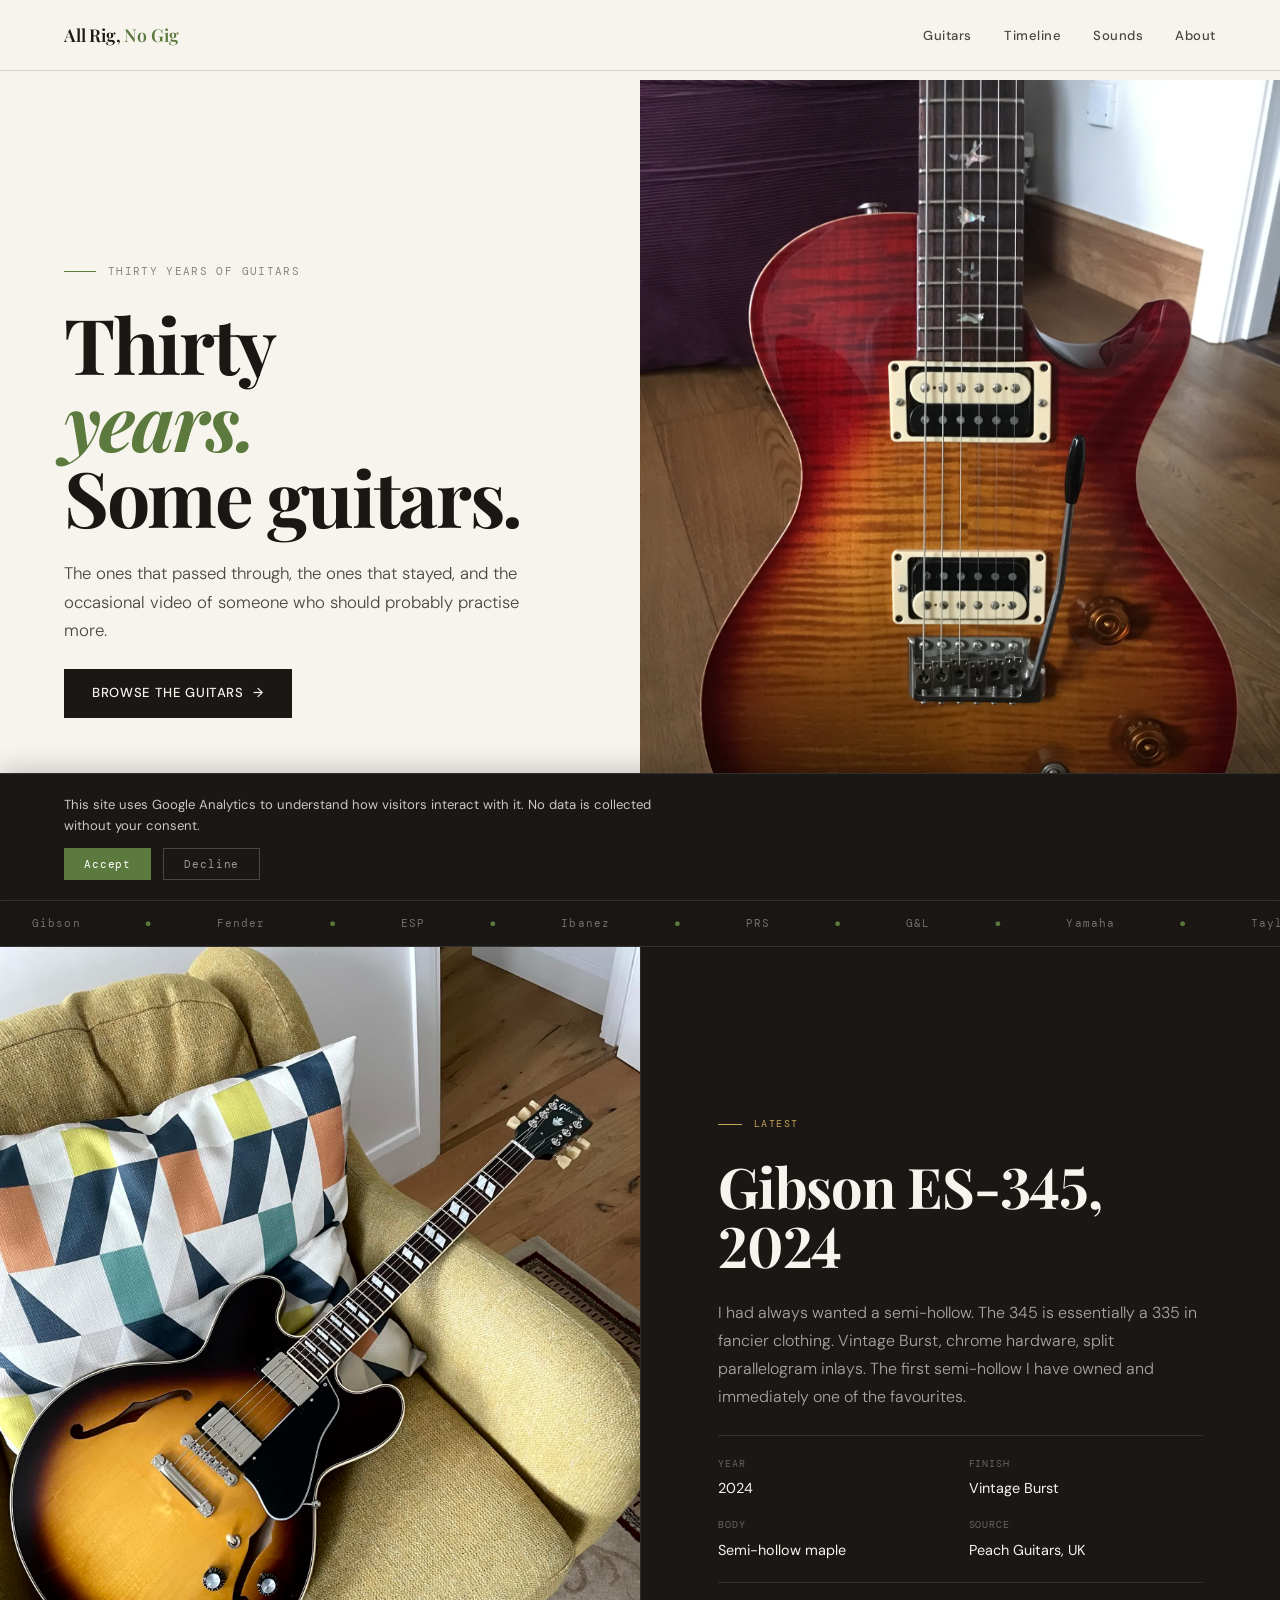
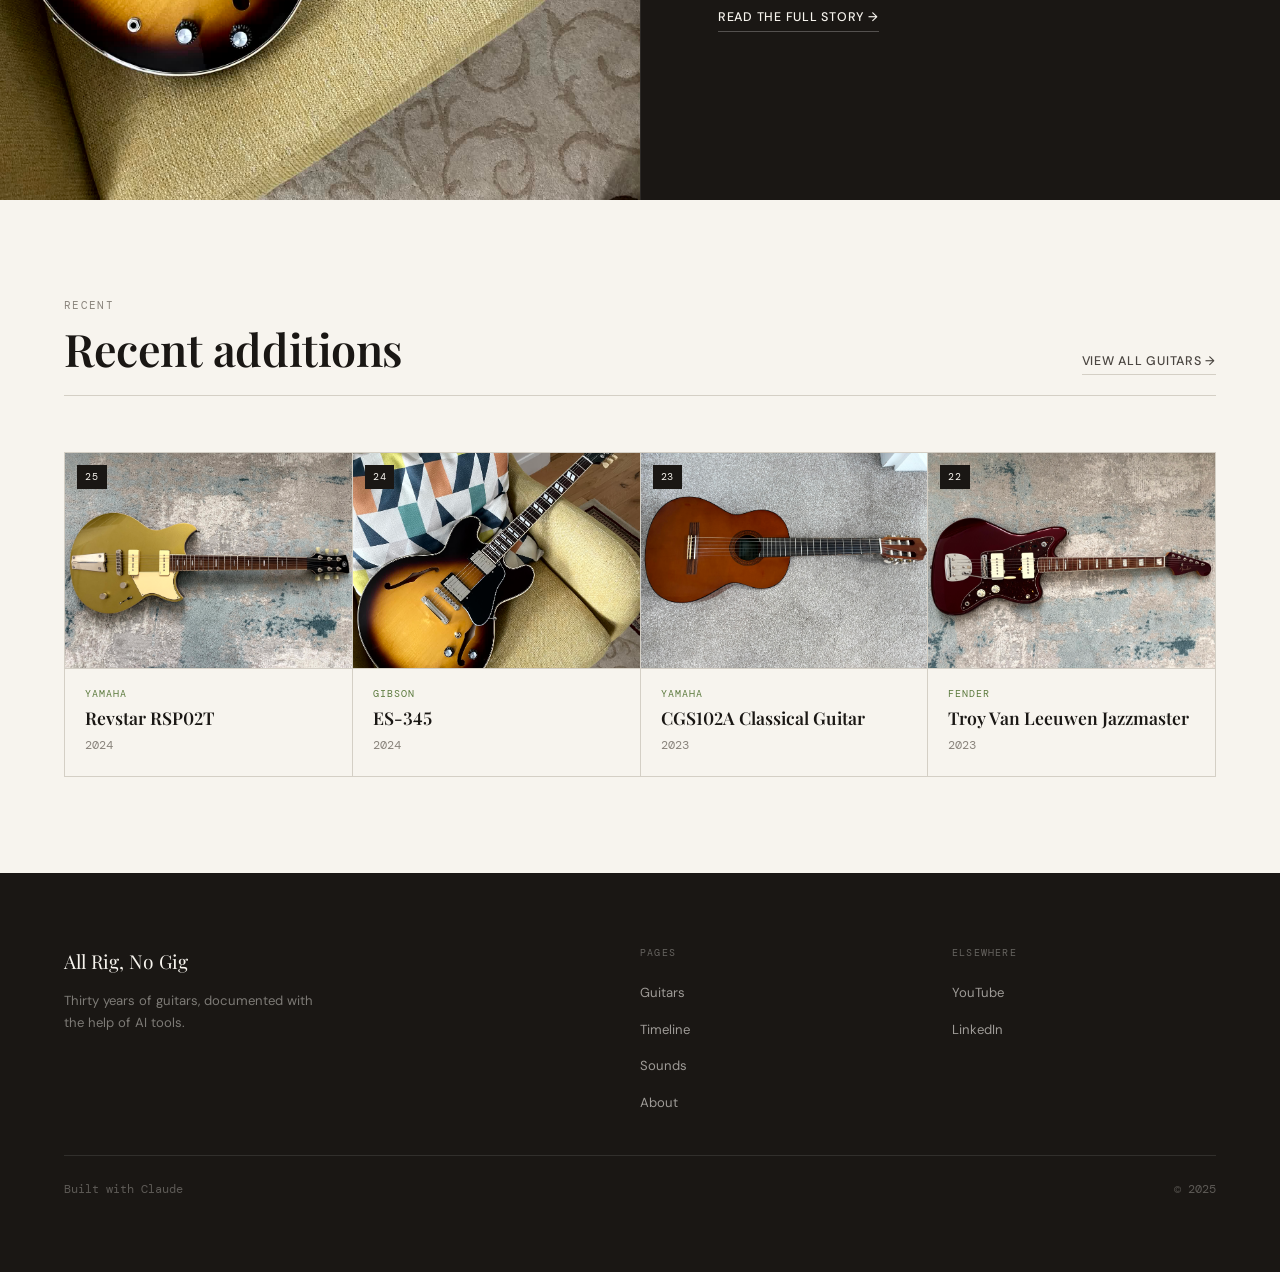
<file: index.html>
<!DOCTYPE html>
<html lang="en">
<head>
  <meta charset="UTF-8">
  <meta name="viewport" content="width=device-width, initial-scale=1.0">
  <title>All Rig, No Gig</title>
  <meta name="description" content="Thirty years of guitars — the ones that passed through, the ones that stayed, and the stories behind them.">
  <link rel="stylesheet" href="css/style.css">
  <script src="js/consent.js"></script>
</head>
<body>

  <nav class="site-nav">
    <a href="index.html" class="nav-wordmark">All Rig,<span>&nbsp;No Gig</span></a>
    <ul class="nav-links">
      <li><a href="collection.html">Guitars</a></li>
      <li><a href="timeline.html">Timeline</a></li>
      <li><a href="sounds.html">Sounds</a></li>
      <li><a href="about.html">About</a></li>
    </ul>
  </nav>

  <section class="hero">
    <div class="hero-text">
      <div class="hero-eyebrow"><span class="label">Thirty years of guitars</span></div>
      <h1 class="hero-title">Thirty<br><em>years.</em><br>Some guitars.</h1>
      <p class="hero-sub">The ones that passed through, the ones that stayed, and the occasional video of someone who should probably practise more.</p>
      <a href="collection.html" class="hero-cta">Browse the guitars <span>→</span></a>
    </div>
    <div class="hero-image">
      <img src="images/prs-singlecut-trem-2004/body.jpg" alt="PRS Singlecut Trem 2004" style="width:100%;height:100%;object-fit:cover;display:block;" onerror="this.parentElement.innerHTML='<div class=hero-image-placeholder><span class=hero-guitar-silhouette>🎸</span></div>'">
      <div class="hero-image-caption">
        <p><strong>PRS Singlecut Trem, 2004</strong> — Most played guitar</p>
      </div>
    </div>
  </section>

  <div class="marquee-strip">
    <div class="marquee-inner">
      <span>Gibson</span><span class="accent">●</span>
      <span>Fender</span><span class="accent">●</span>
      <span>ESP</span><span class="accent">●</span>
      <span>Ibanez</span><span class="accent">●</span>
      <span>PRS</span><span class="accent">●</span>
      <span>G&amp;L</span><span class="accent">●</span>
      <span>Yamaha</span><span class="accent">●</span>
      <span>Taylor</span><span class="accent">●</span>
      <span>Washburn</span><span class="accent">●</span>
      <span>Squier</span><span class="accent">●</span>
      <span>ES-345</span><span class="accent">●</span>
      <span>Les Paul</span><span class="accent">●</span>
      <span>Explorer</span><span class="accent">●</span>
      <span>Jazzmaster</span><span class="accent">●</span>
      <span>Telecaster</span><span class="accent">●</span>
      <span>Revstar</span><span class="accent">●</span>
      <span>Hummingbird</span><span class="accent">●</span>
    </div>
  </div>

  <section class="featured">
    <div class="featured-inner">
      <div class="featured-image" style="font-size:0;padding:0;overflow:hidden;">
        <img src="images/gibson-es345-2024/main.jpg" alt="Gibson ES-345 2024" style="width:100%;height:100%;object-fit:cover;display:block;opacity:1;" onerror="this.parentElement.style.fontSize='16rem';this.parentElement.style.opacity='0.1';this.parentElement.innerHTML='🎸';">
      </div>
      <div class="featured-content">
        <div class="featured-label">Latest</div>
        <h2 class="featured-title">Gibson ES-345,<br>2024</h2>
        <p class="featured-excerpt">I had always wanted a semi-hollow. The 345 is essentially a 335 in fancier clothing. Vintage Burst, chrome hardware, split parallelogram inlays. The first semi-hollow I have owned and immediately one of the favourites.</p>
        <div class="featured-specs">
          <div class="spec-item"><div class="spec-label">Year</div><div class="spec-value">2024</div></div>
          <div class="spec-item"><div class="spec-label">Finish</div><div class="spec-value">Vintage Burst</div></div>
          <div class="spec-item"><div class="spec-label">Body</div><div class="spec-value">Semi-hollow maple</div></div>
          <div class="spec-item"><div class="spec-label">Source</div><div class="spec-value">Peach Guitars, UK</div></div>
        </div>
        <a href="pages/guitar.html?id=gibson-es345-2024" class="featured-link">Read the full story →</a>
      </div>
    </div>
  </section>

  <section class="section">
    <div class="section-header">
      <div>
        <div class="label" style="margin-bottom:0.5rem">Recent</div>
        <h2 class="section-title fade-up">Recent additions</h2>
      </div>
      <a href="collection.html" class="view-all">View all guitars →</a>
    </div>
    <div class="collection-grid" id="recent-grid"></div>
  </section>

  <footer class="site-footer">
    <div class="footer-inner">
      <div>
        <div class="footer-brand-name">All Rig, No Gig</div>
        <p class="footer-blurb">Thirty years of guitars, documented with the help of AI tools.</p>
      </div>
      <div>
        <div class="footer-col-title">Pages</div>
        <ul class="footer-links">
          <li><a href="collection.html">Guitars</a></li>
          <li><a href="timeline.html">Timeline</a></li>
          <li><a href="sounds.html">Sounds</a></li>
          <li><a href="about.html">About</a></li>
        </ul>
      </div>
      <div>
        <div class="footer-col-title">Elsewhere</div>
        <ul class="footer-links">
          <li><a href="https://www.youtube.com/Rochenstein" target="_blank">YouTube</a></li>
          <li><a href="https://www.linkedin.com/in/willroche/" target="_blank">LinkedIn</a></li>
        </ul>
      </div>
    </div>
    <div class="footer-bottom">
      <span>Built with Claude</span>
      <span>© 2025</span>
    </div>
  </footer>

  <script src="js/guitars.js"></script>
  <script src="js/main.js"></script>
  <script src="js/home.js"></script>
</body>
</html>
</file>
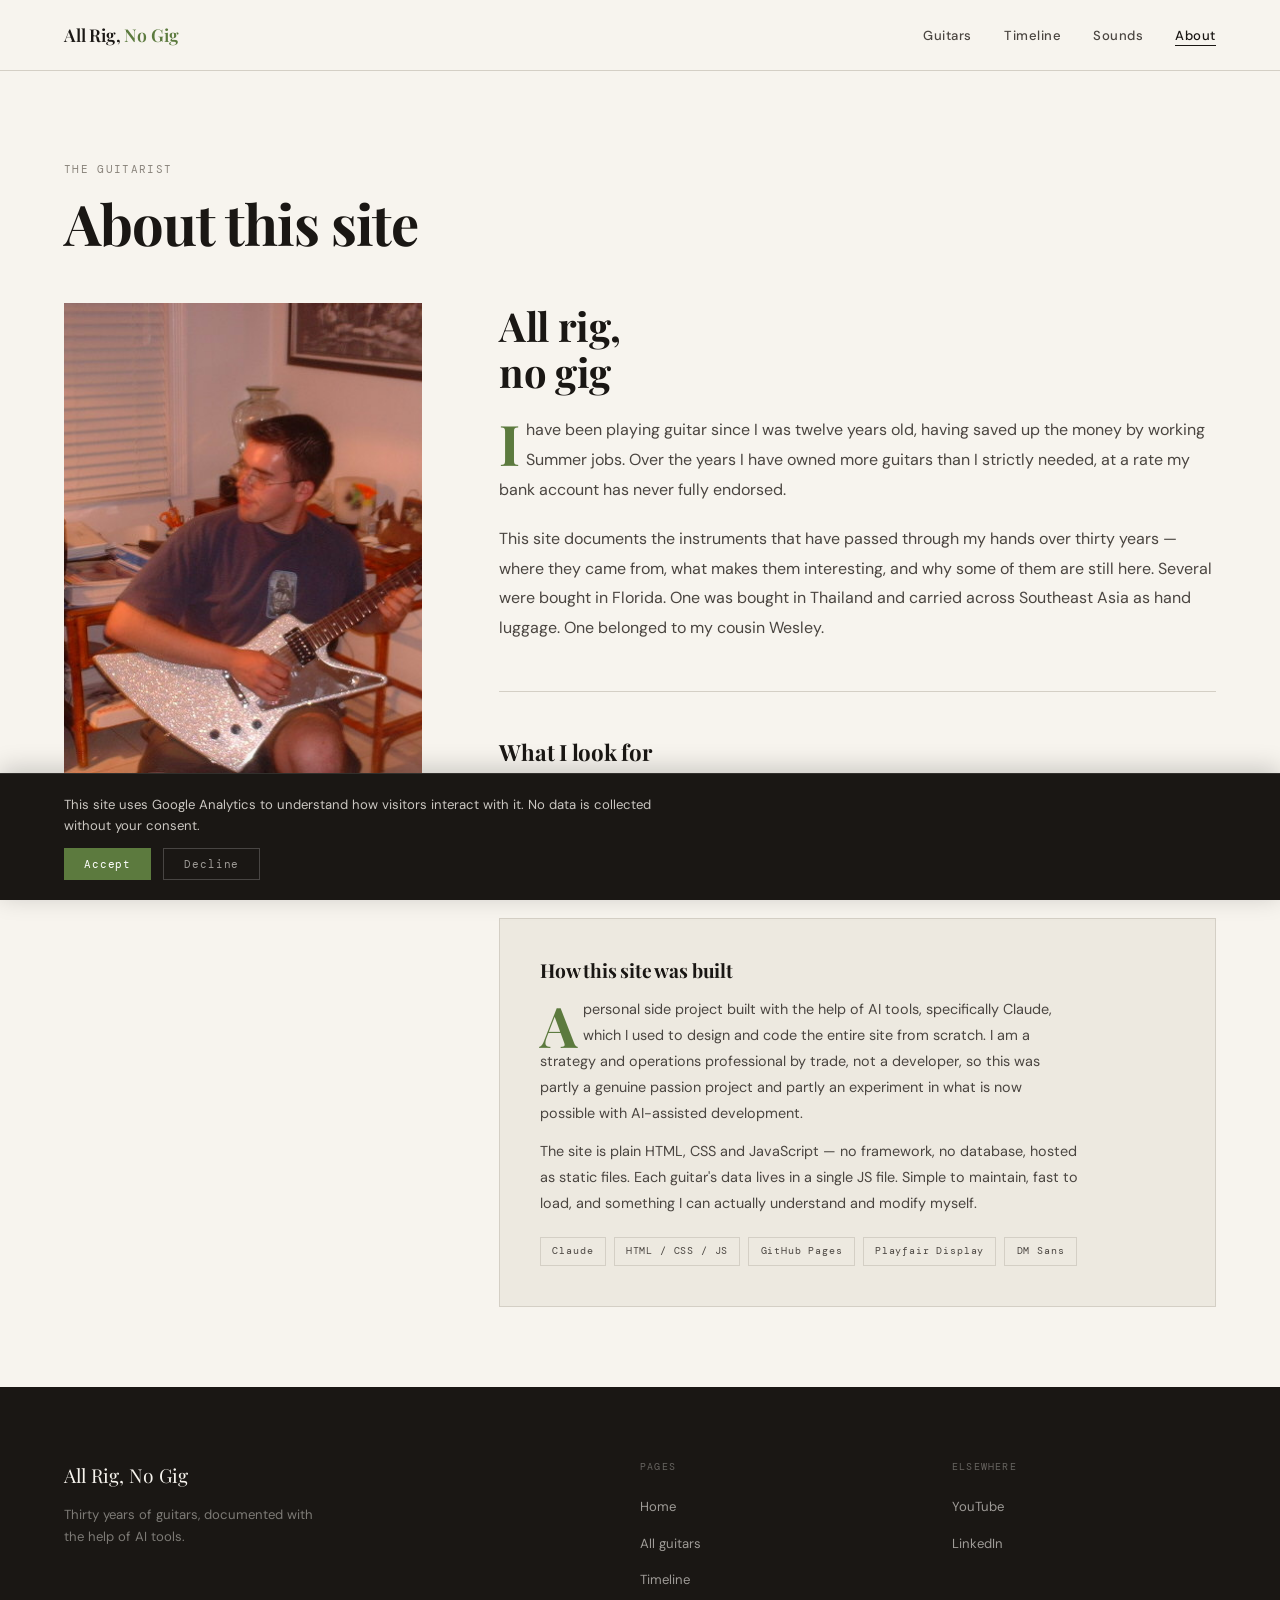
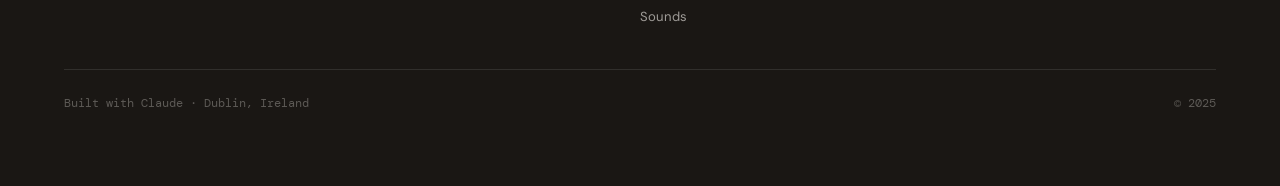
<file: about.html>
<!DOCTYPE html>
<html lang="en">
<head>
  <meta charset="UTF-8">
  <meta name="viewport" content="width=device-width, initial-scale=1.0">
  <title>About — All Rig, No Gig</title>
  <link rel="stylesheet" href="css/style.css">
  <script src="js/consent.js"></script>
  <style>
    .about-page { padding-top: 5rem; }
    .about-section { padding: clamp(3rem,7vw,5rem) clamp(1.5rem,5vw,4rem); }
    .about-title { font-size: clamp(2.2rem,5vw,3.5rem); font-weight: 700; letter-spacing: -0.02em; margin-bottom: 3rem; }
    .about-rule { border: none; border-top: 1px solid var(--rule); margin: 3rem 0; }
  </style>
</head>
<body>
  <nav class="site-nav">
    <a href="index.html" class="nav-wordmark">All Rig,<span>&nbsp;No Gig</span></a>
    <ul class="nav-links">
      <li><a href="collection.html">Guitars</a></li>
      <li><a href="timeline.html">Timeline</a></li>
      <li><a href="sounds.html">Sounds</a></li>
      <li><a href="about.html">About</a></li>
    </ul>
  </nav>
 
  <div class="about-page">
    <section class="about-section">
      <div class="label" style="margin-bottom:0.75rem">The guitarist</div>
      <h1 class="about-title">About this site</h1>

      <div class="about-grid">
        <div>
          <img src="images/about/portrait.jpg" alt="Will Roche, 2001" style="width:100%;aspect-ratio:3/4;object-fit:cover;display:block;margin-bottom:1.5rem;">
          <p style="font-size:0.82rem;color:var(--ink-muted);line-height:1.6">Florida, 2001. That's Disco Stu.</p>
        </div>

        <div class="about-body fade-up">
          <h2 style="font-size:clamp(1.6rem,4vw,2.5rem);margin-bottom:1.25rem">All rig,<br>no gig</h2>
          <p>I have been playing guitar since I was twelve years old, having saved up the money by working Summer jobs. Over the years I have owned more guitars than I strictly needed, at a rate my bank account has never fully endorsed.</p>
          <p>This site documents the instruments that have passed through my hands over thirty years — where they came from, what makes them interesting, and why some of them are still here. Several were bought in Florida. One was bought in Thailand and carried across Southeast Asia as hand luggage. One belonged to my cousin Wesley.</p>
          

          <hr class="about-rule">

          <h2 style="font-size:1.4rem;margin-bottom:1rem">What I look for</h2>
          <p>I do not buy for investment (obviously). I buy instruments that interest me or give me something I don't already have, or that I happened to find at a moment when I was not thinking clearly about money or common sense (I save all my common sense for my professional life).</p>

          <div class="how-built fade-up">
            <h3>How this site was built</h3>
            <p>A personal side project built with the help of AI tools, specifically Claude, which I used to design and code the entire site from scratch. I am a strategy and operations professional by trade, not a developer, so this was partly a genuine passion project and partly an experiment in what is now possible with AI-assisted development.</p>
            <p>The site is plain HTML, CSS and JavaScript — no framework, no database, hosted as static files. Each guitar's data lives in a single JS file. Simple to maintain, fast to load, and something I can actually understand and modify myself.</p>
            <div class="tool-stack">
              <span class="tool-tag">Claude</span>
              <span class="tool-tag">HTML / CSS / JS</span>
              <span class="tool-tag">GitHub Pages</span>
              <span class="tool-tag">Playfair Display</span>
              <span class="tool-tag">DM Sans</span>
            </div>
          </div>
        </div>
      </div>
    </section>
  </div>

  <footer class="site-footer">
    <div class="footer-inner">
      <div>
        <div class="footer-brand-name">All Rig, No Gig</div>
        <p class="footer-blurb">Thirty years of guitars, documented with the help of AI tools.</p>
      </div>
      <div>
        <div class="footer-col-title">Pages</div>
        <ul class="footer-links">
          <li><a href="index.html">Home</a></li>
          <li><a href="collection.html">All guitars</a></li>
          <li><a href="timeline.html">Timeline</a></li>
          <li><a href="sounds.html">Sounds</a></li>
        </ul>
      </div>
      <div>
        <div class="footer-col-title">Elsewhere</div>
        <ul class="footer-links">
          <li><a href="https://www.youtube.com/Rochenstein" target="_blank">YouTube</a></li>
          <li><a href="https://www.linkedin.com/in/willroche/" target="_blank">LinkedIn</a></li>
        </ul>
      </div>
    </div>
    <div class="footer-bottom"><span>Built with Claude · Dublin, Ireland</span><span>© 2025</span></div>
  </footer>

  <script src="js/guitars.js"></script>
  <script src="js/main.js"></script>
</body>
</html>
</file>
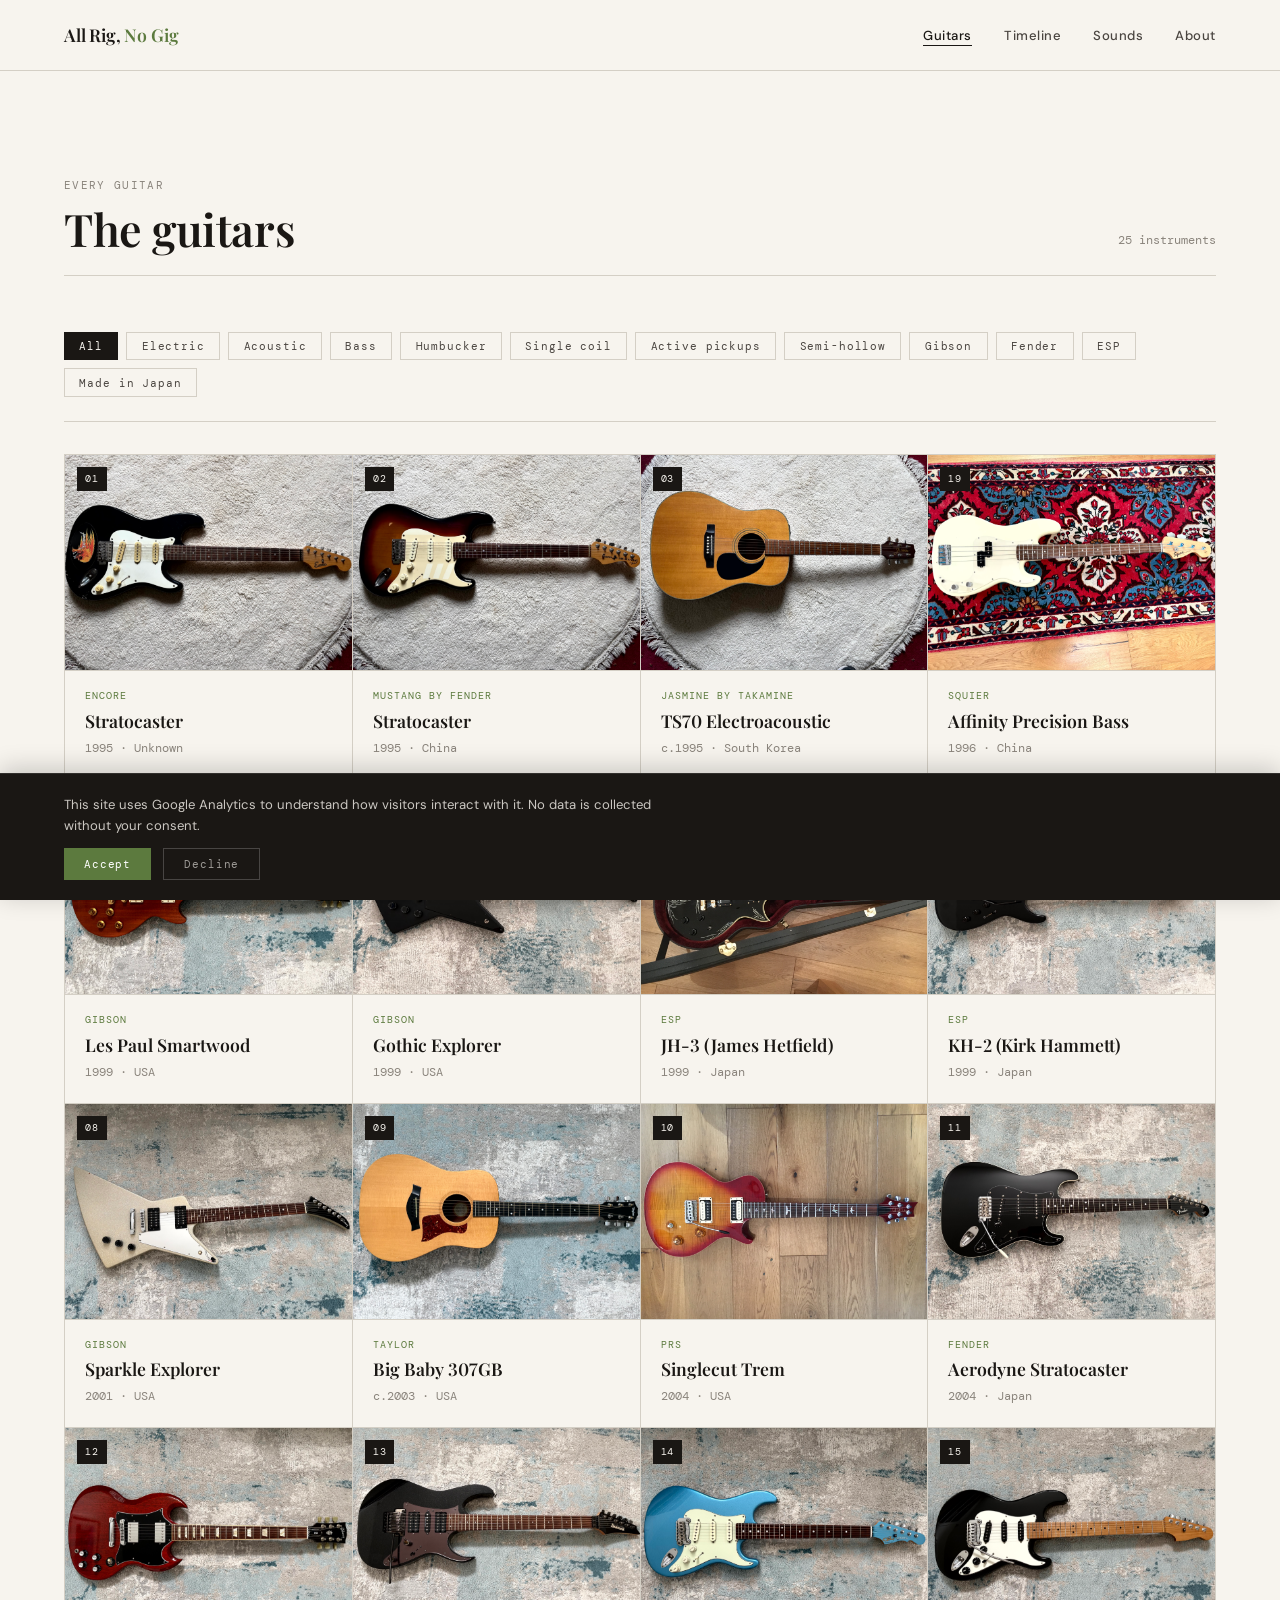
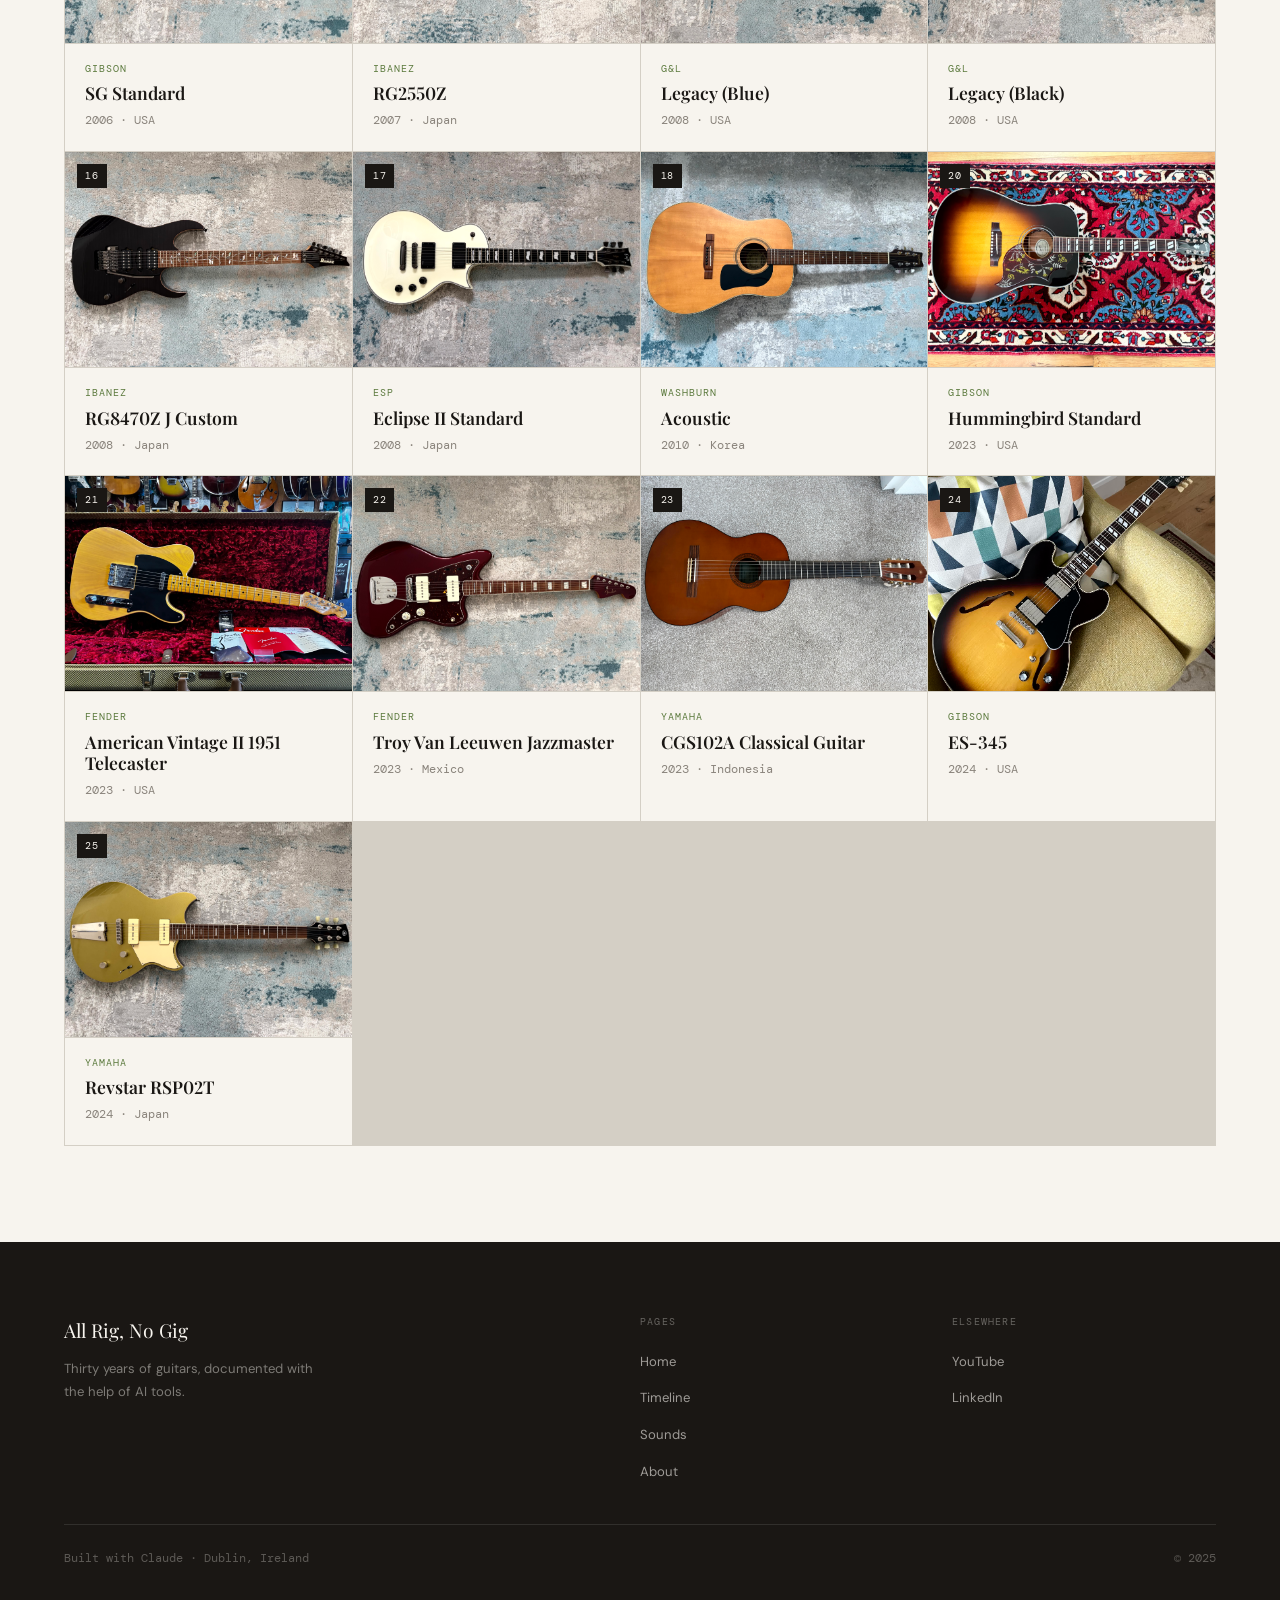
<file: collection.html>
<!DOCTYPE html>
<html lang="en">
<head>
  <meta charset="UTF-8">
  <meta name="viewport" content="width=device-width, initial-scale=1.0">
  <title>The Guitars — All Rig, No Gig</title>
  <link rel="stylesheet" href="css/style.css">
  <script src="js/consent.js"></script>
</head>
<body>
  <nav class="site-nav">
    <a href="index.html" class="nav-wordmark">All Rig,<span>&nbsp;No Gig</span></a>
    <ul class="nav-links">
      <li><a href="collection.html">Guitars</a></li>
      <li><a href="timeline.html">Timeline</a></li>
      <li><a href="sounds.html">Sounds</a></li>
      <li><a href="about.html">About</a></li>
    </ul>
  </nav>

  <div style="padding-top:5rem;">
    <section class="section">
      <div class="section-header">
        <div>
          <div class="label" style="margin-bottom:0.5rem">Every guitar</div>
          <h1 class="section-title">The guitars</h1>
        </div>
        <div class="section-count" id="guitar-count"></div>
      </div>
      <div class="filter-bar" id="filter-bar">
        <button class="filter-btn active" data-filter="all">All</button>
        <button class="filter-btn" data-filter="electric">Electric</button>
        <button class="filter-btn" data-filter="acoustic">Acoustic</button>
        <button class="filter-btn" data-filter="bass">Bass</button>
        <button class="filter-btn" data-filter="humbucker">Humbucker</button>
        <button class="filter-btn" data-filter="single-coil">Single coil</button>
        <button class="filter-btn" data-filter="active-pickups">Active pickups</button>
        <button class="filter-btn" data-filter="semi-hollow">Semi-hollow</button>
        <button class="filter-btn" data-filter="gibson">Gibson</button>
        <button class="filter-btn" data-filter="fender">Fender</button>
        <button class="filter-btn" data-filter="esp">ESP</button>
        <button class="filter-btn" data-filter="japan">Made in Japan</button>
      </div>
      <div class="collection-grid" id="collection-grid"></div>
    </section>
  </div>

  <footer class="site-footer">
    <div class="footer-inner">
      <div>
        <div class="footer-brand-name">All Rig, No Gig</div>
        <p class="footer-blurb">Thirty years of guitars, documented with the help of AI tools.</p>
      </div>
      <div>
        <div class="footer-col-title">Pages</div>
        <ul class="footer-links">
          <li><a href="index.html">Home</a></li>
          <li><a href="timeline.html">Timeline</a></li>
          <li><a href="sounds.html">Sounds</a></li>
          <li><a href="about.html">About</a></li>
        </ul>
      </div>
      <div>
        <div class="footer-col-title">Elsewhere</div>
        <ul class="footer-links">
          <li><a href="https://www.youtube.com/Rochenstein" target="_blank">YouTube</a></li>
          <li><a href="https://www.linkedin.com/in/willroche/" target="_blank">LinkedIn</a></li>
        </ul>
      </div>
    </div>
    <div class="footer-bottom"><span>Built with Claude · Dublin, Ireland</span><span>© 2025</span></div>
  </footer>

  <script src="js/guitars.js"></script>
  <script src="js/main.js"></script>
  <script src="js/collection.js"></script>
</body>
</html>
</file>
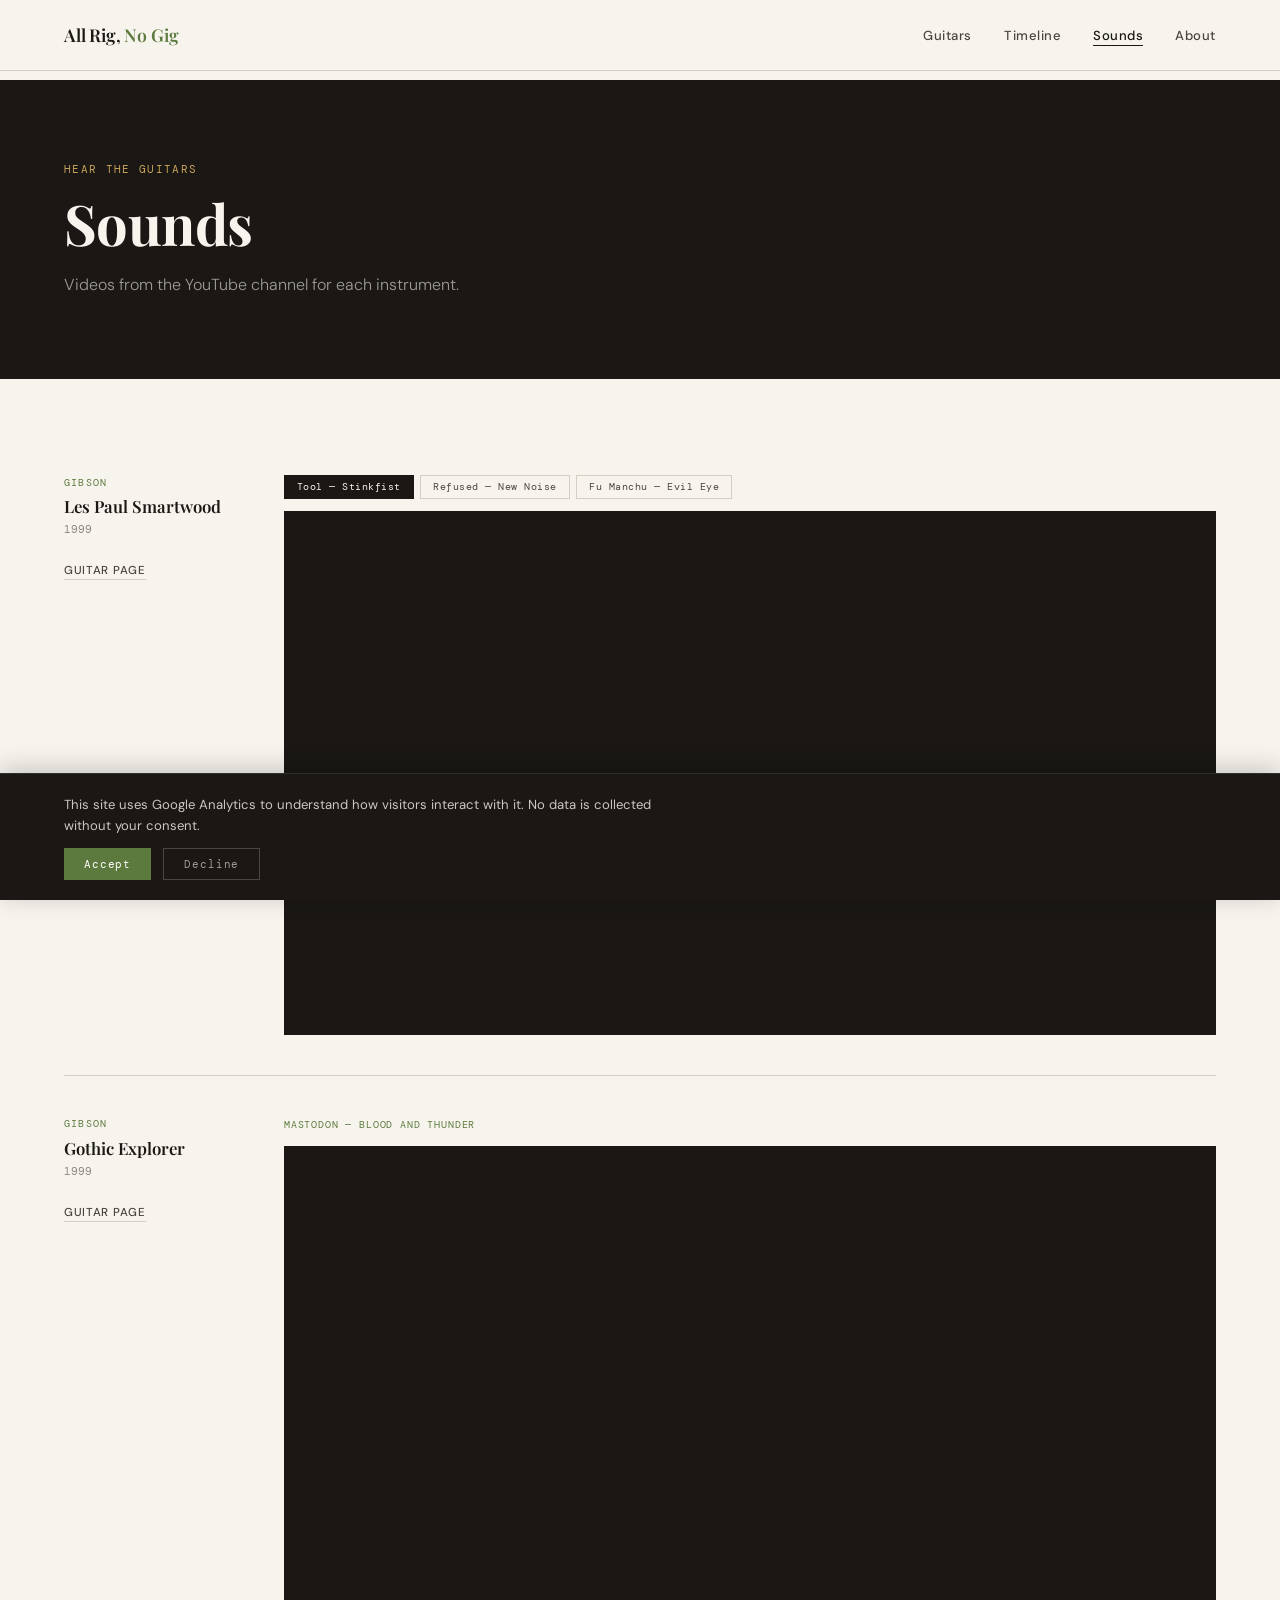
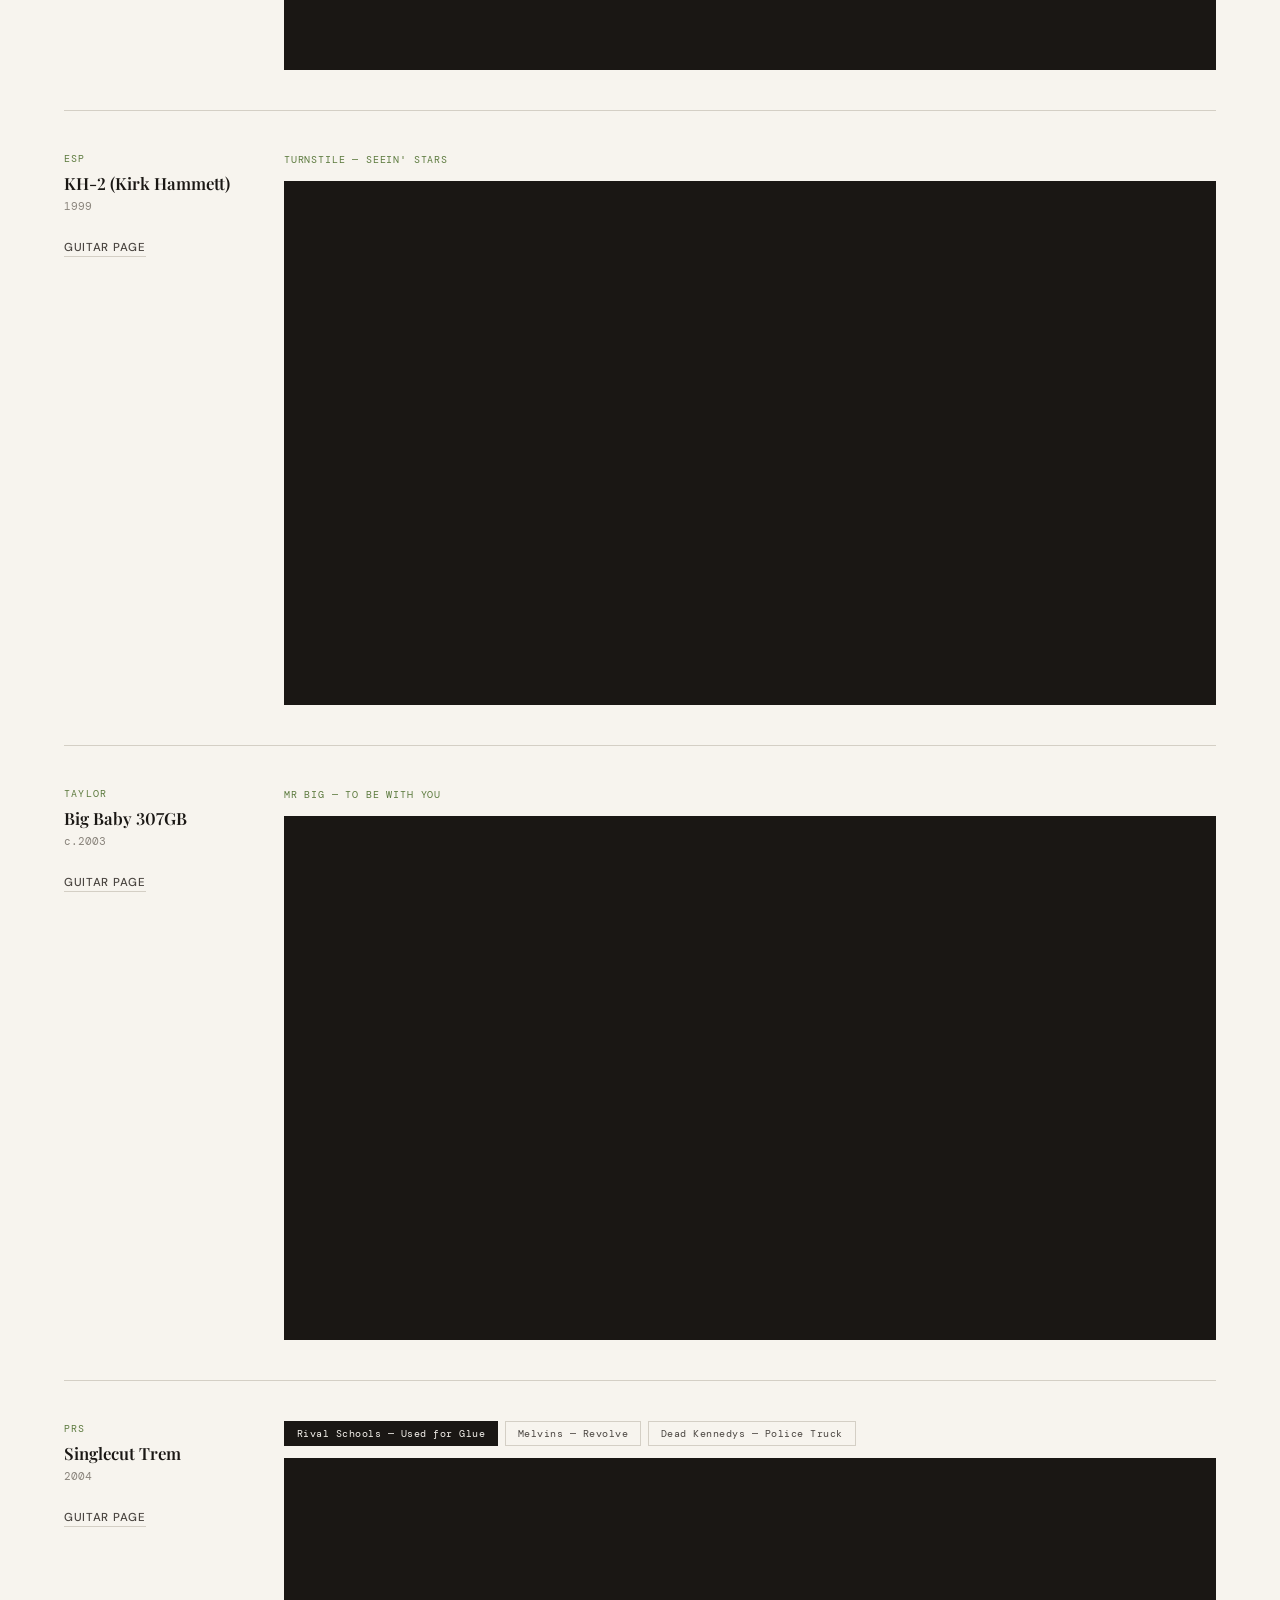
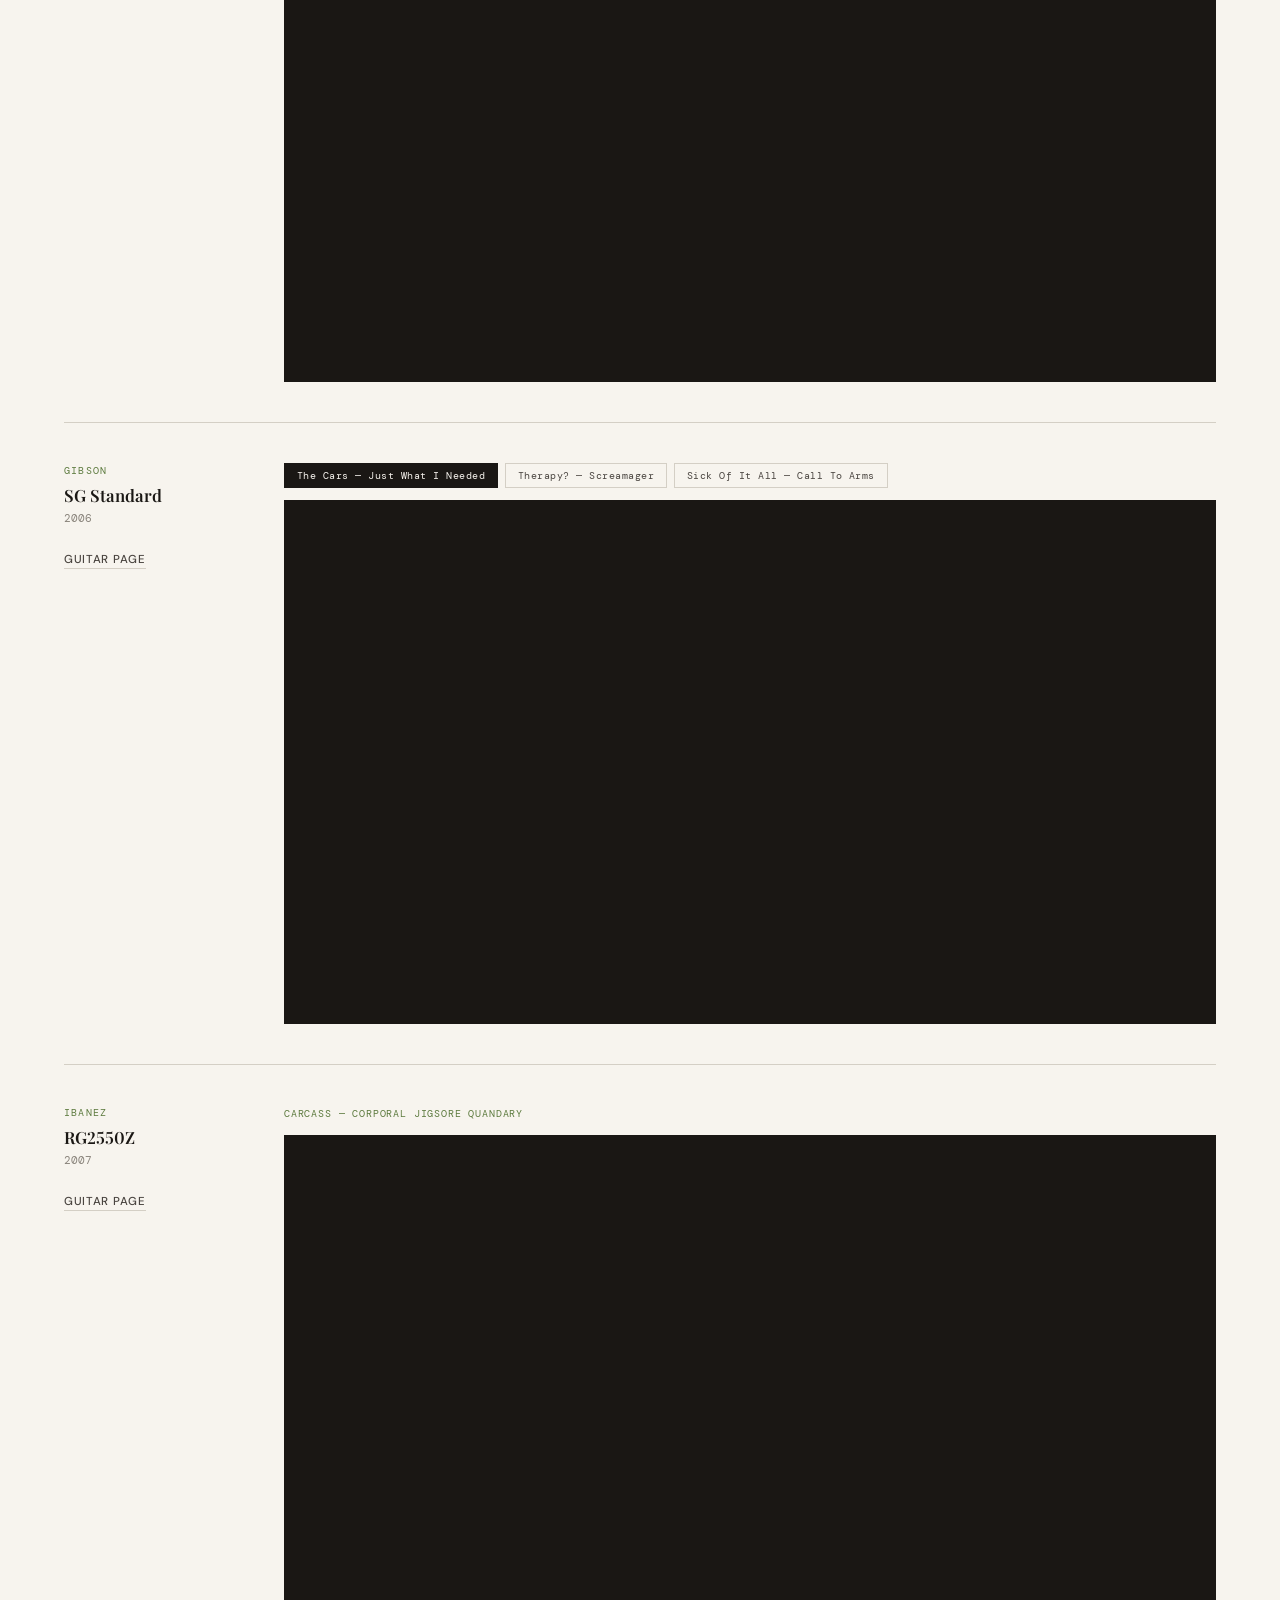
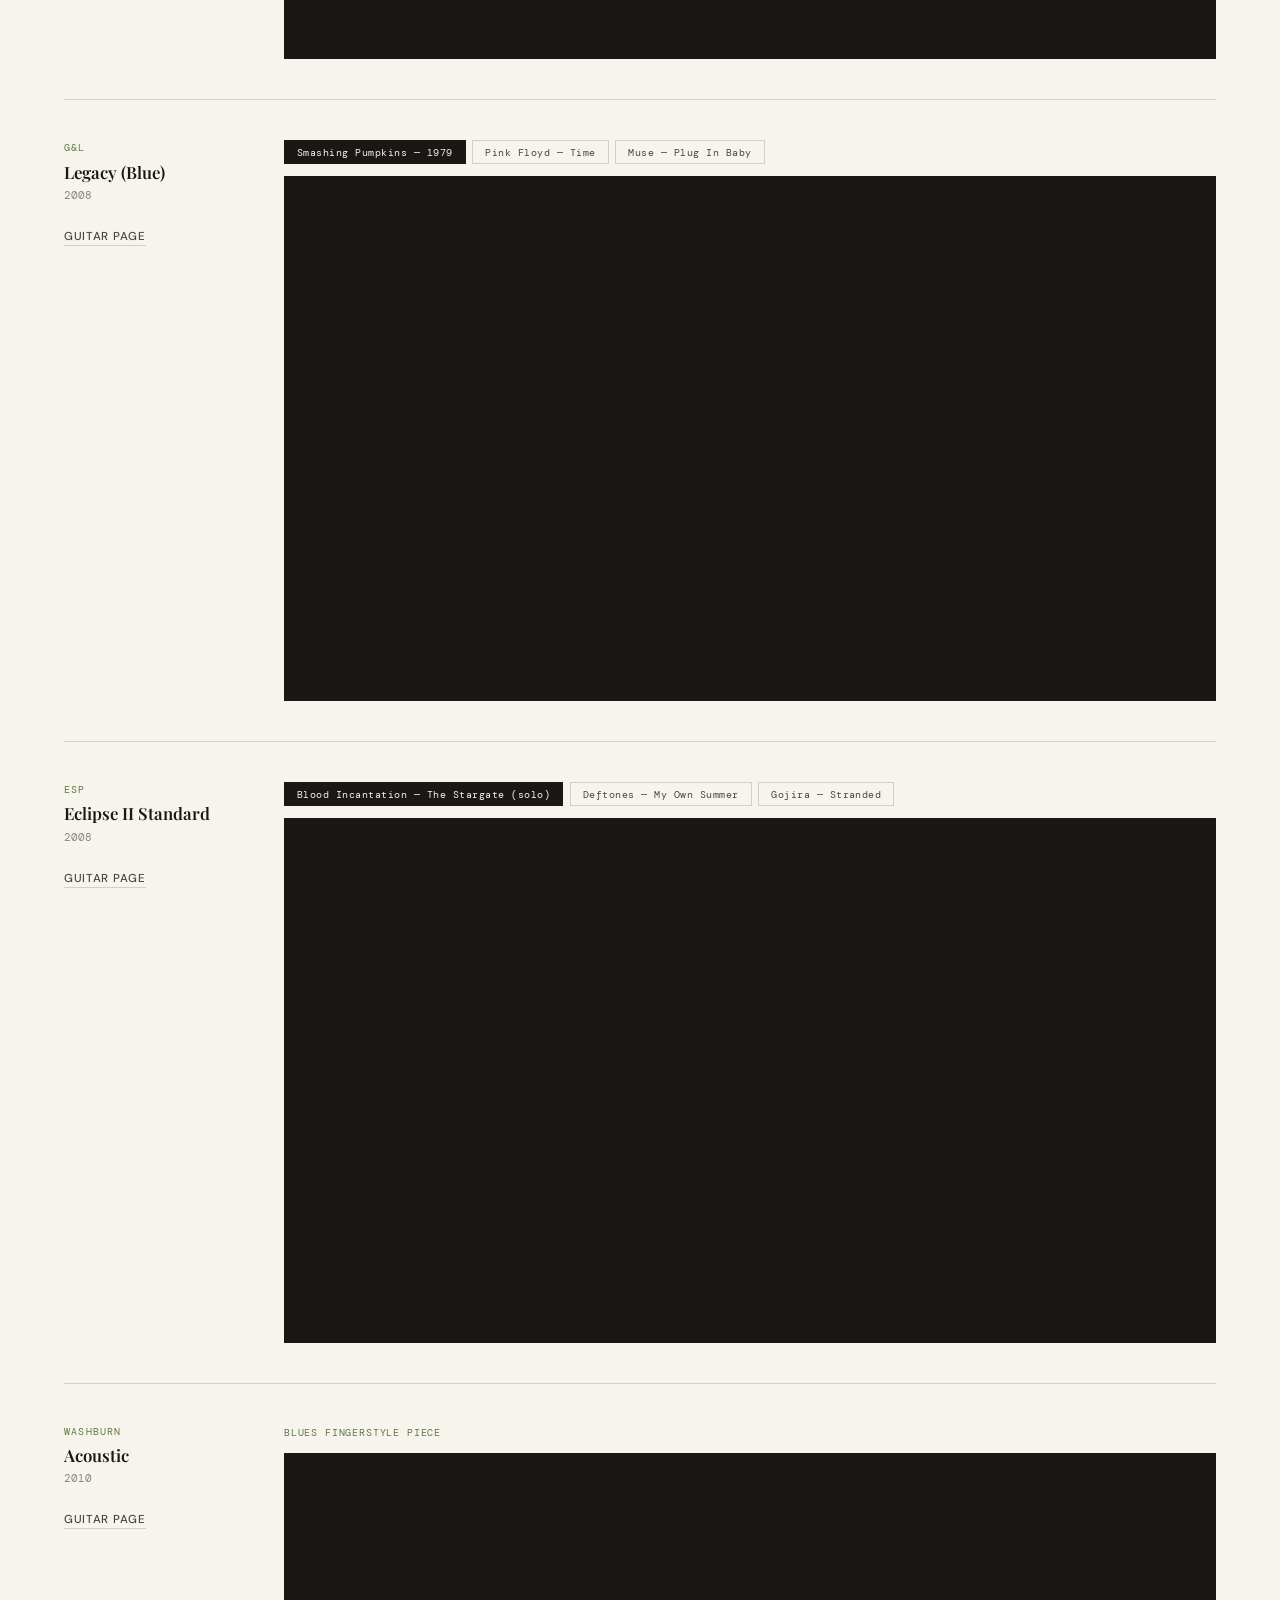
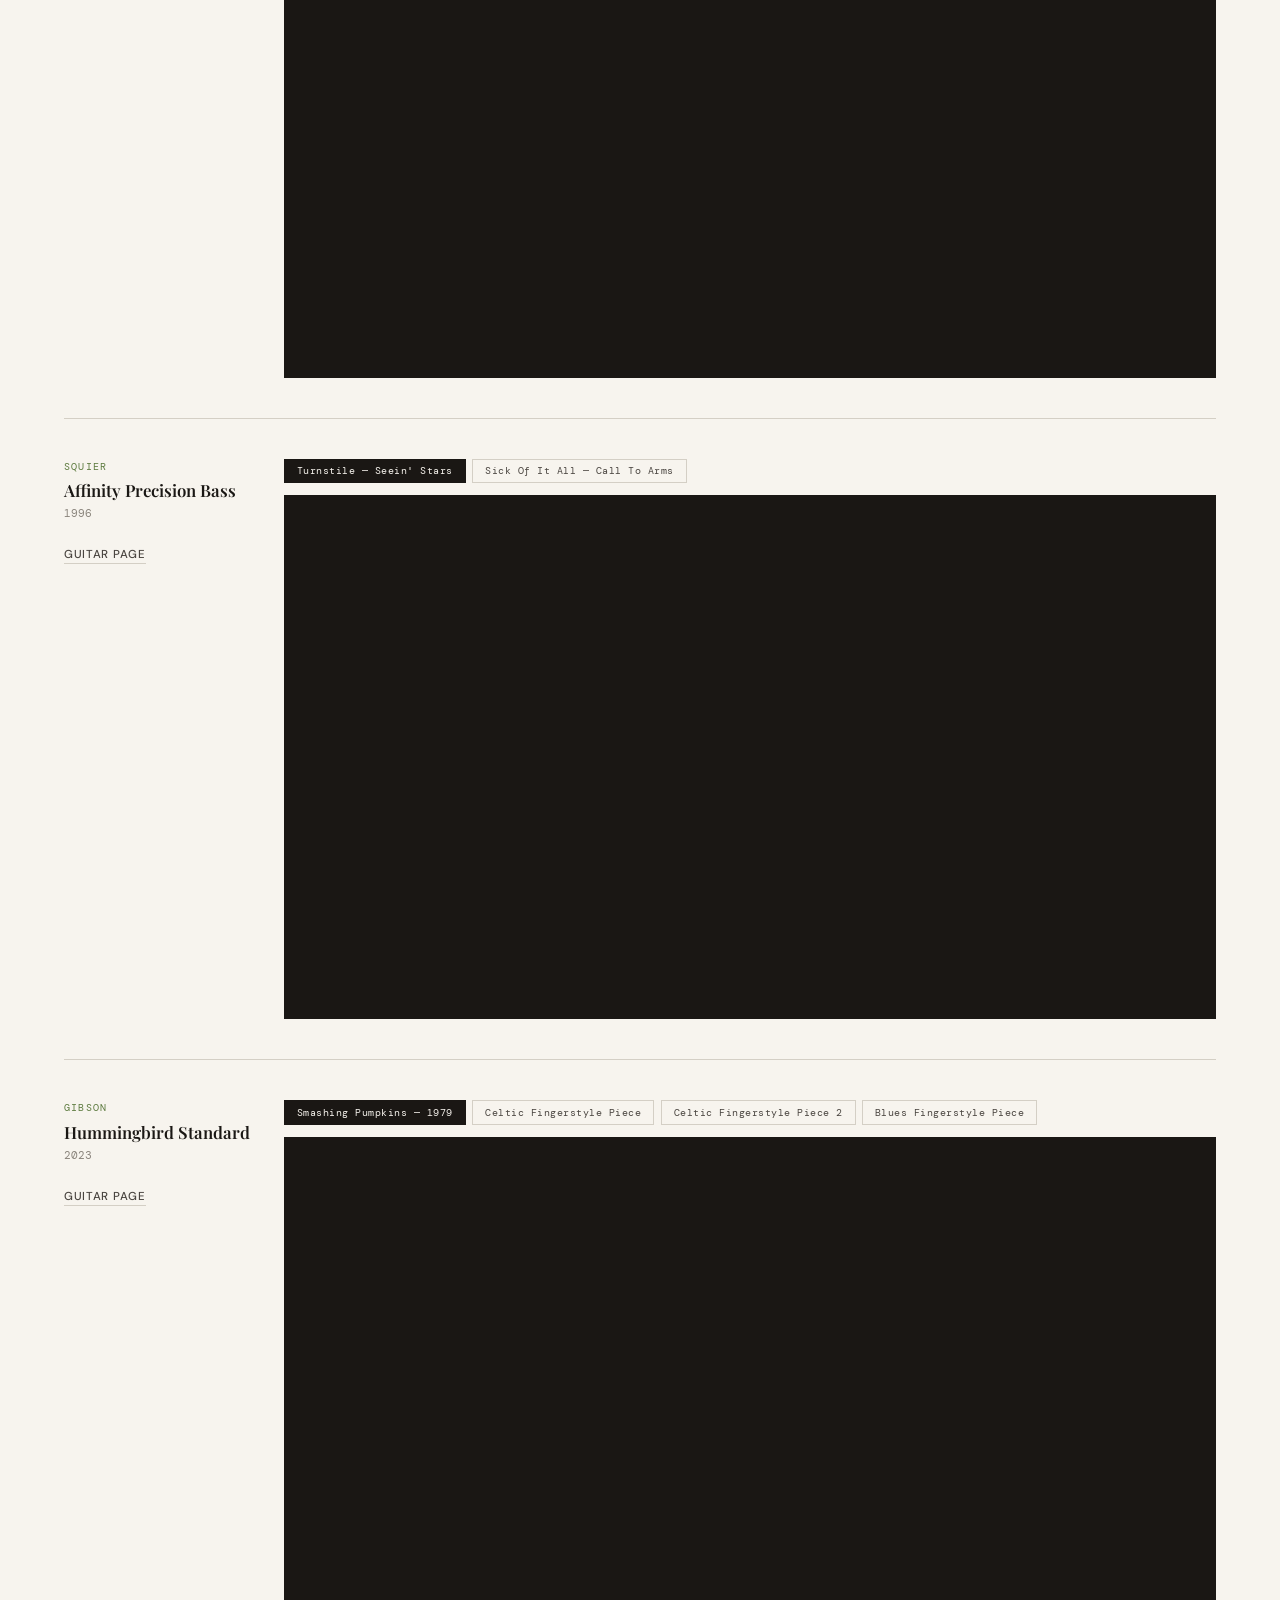
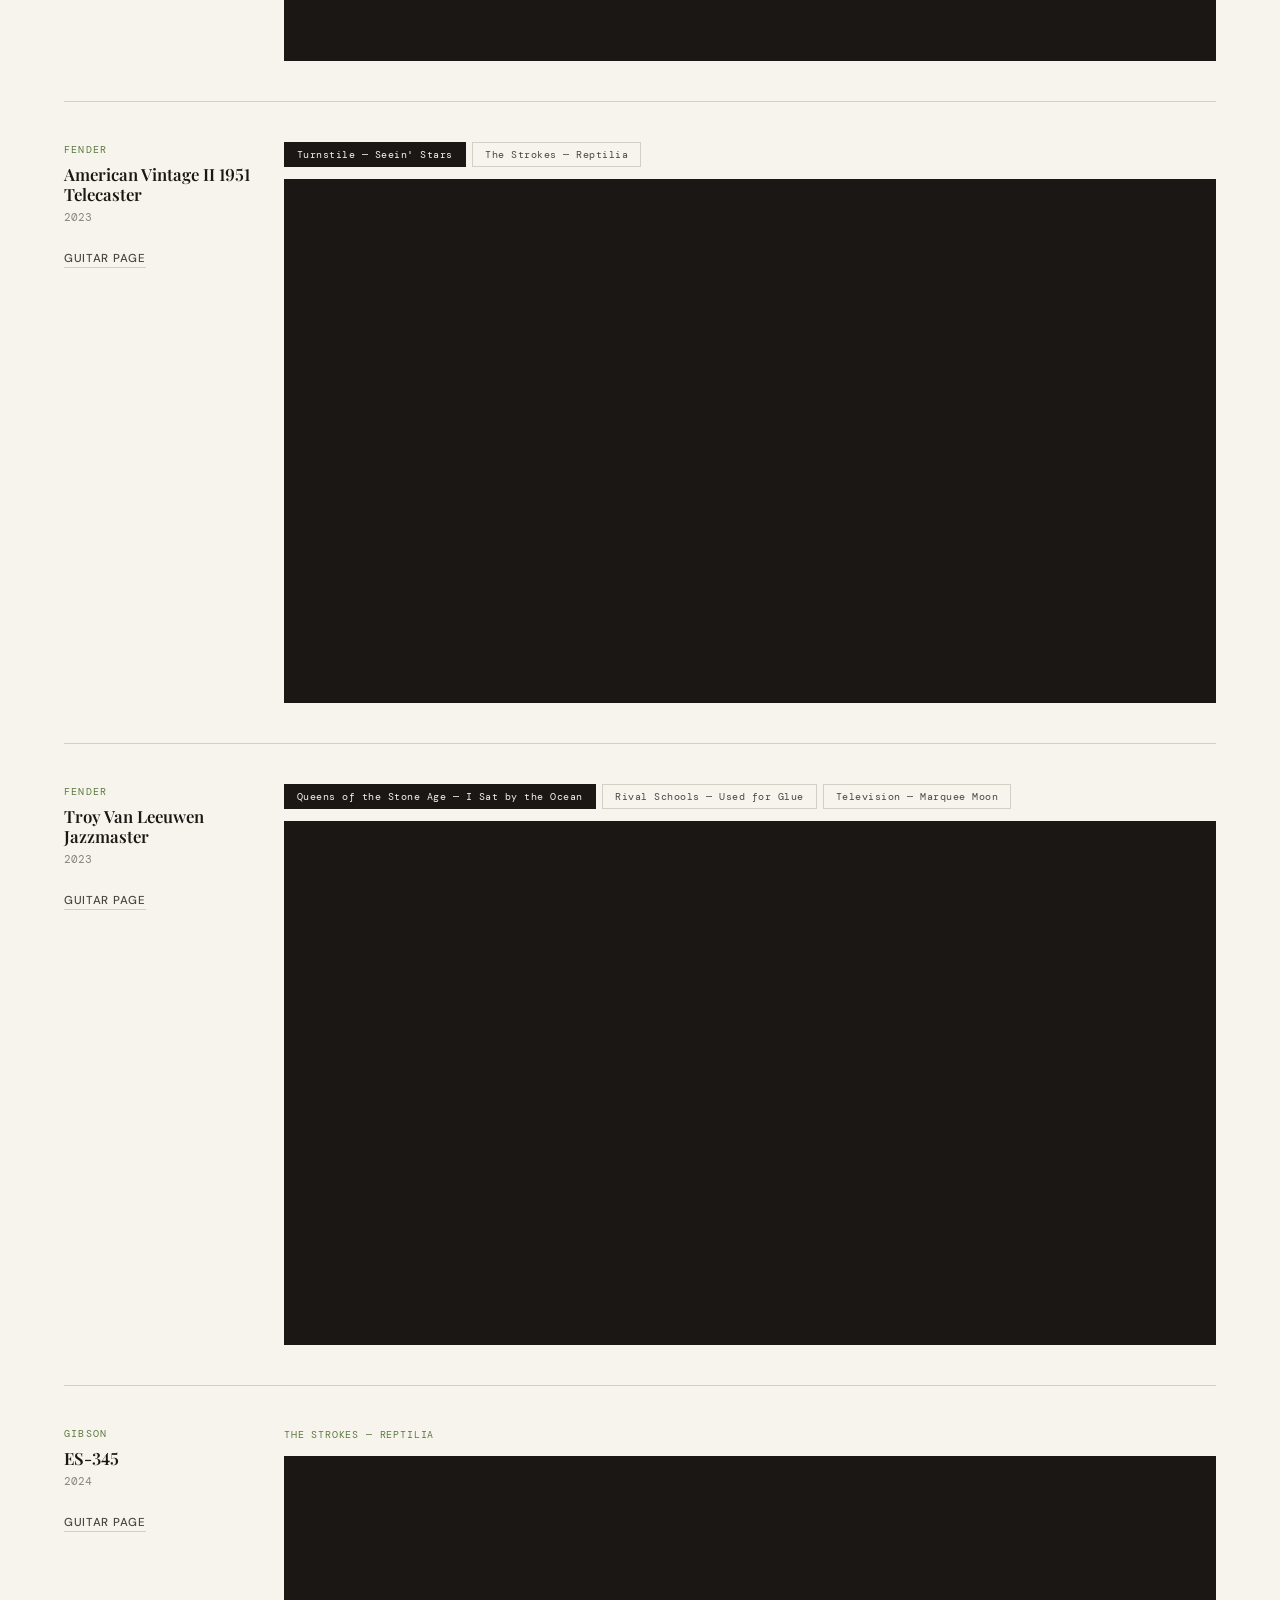
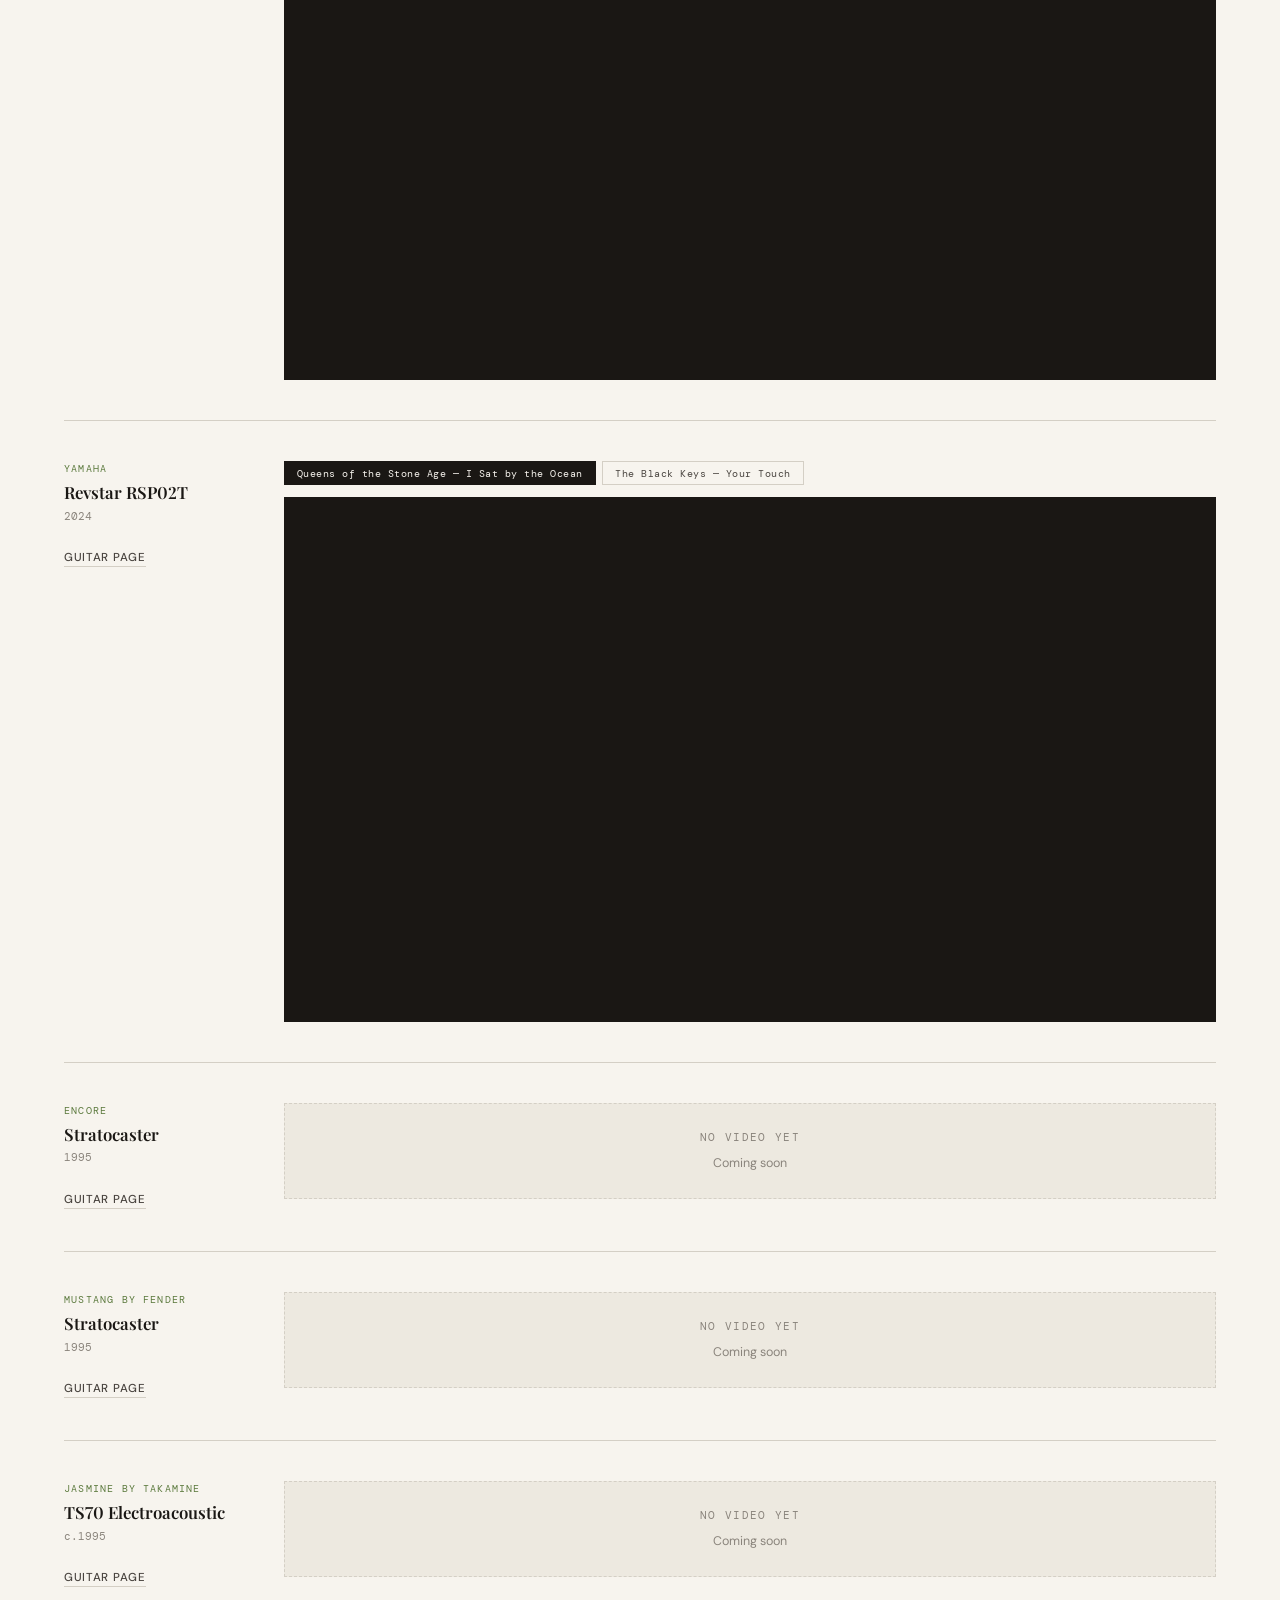
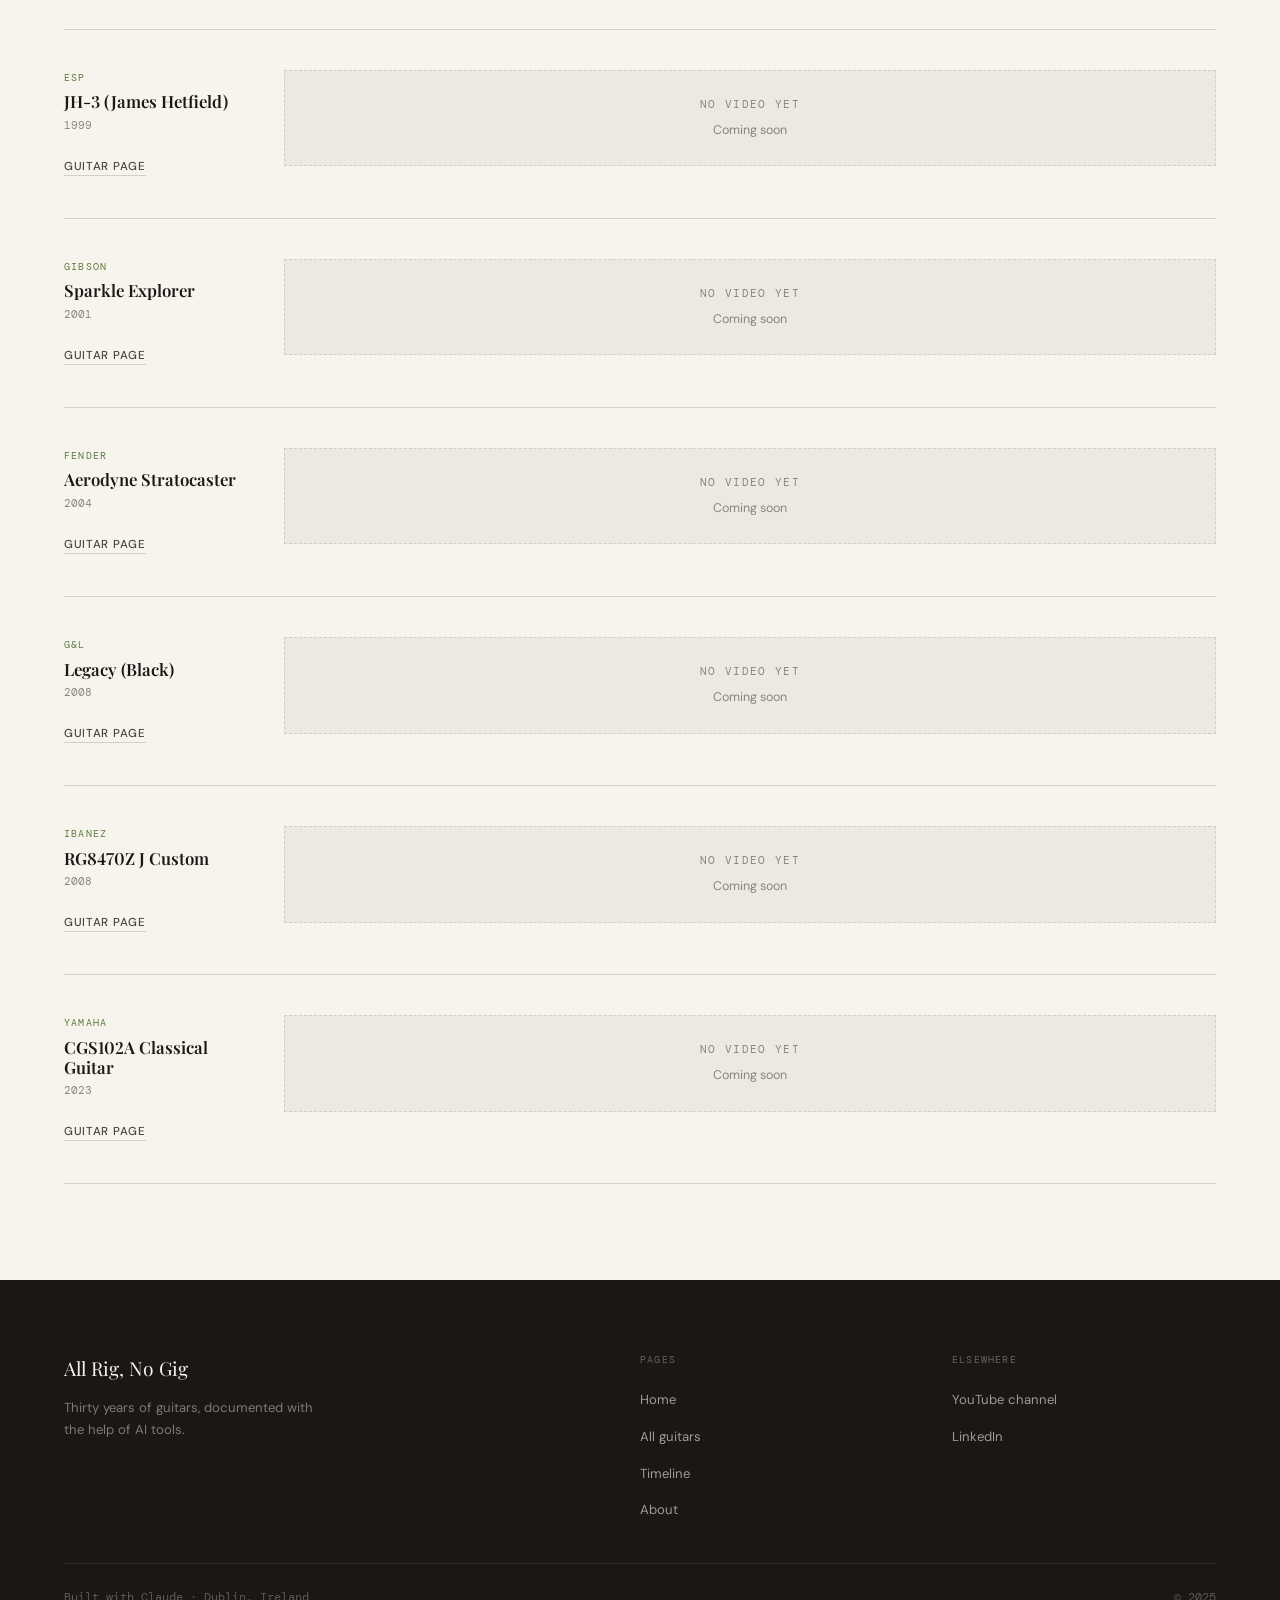
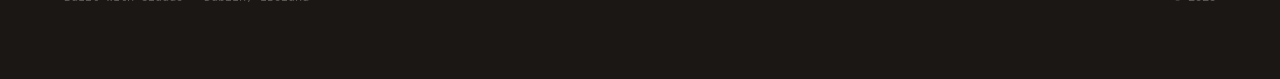
<file: sounds.html>
<!DOCTYPE html>
<html lang="en">
<head>
  <meta charset="UTF-8">
  <meta name="viewport" content="width=device-width, initial-scale=1.0">
  <title>Sounds — All Rig, No Gig</title>
  <link rel="stylesheet" href="css/style.css">
  <script src="js/consent.js"></script>
  <style>
    .sounds-intro {
      background: var(--ink);
      color: var(--paper);
      padding: clamp(3rem,7vw,5rem) clamp(1.5rem,5vw,4rem);
    }
    .sounds-intro h1 {
      font-size: clamp(2rem,5vw,3.5rem);
      color: var(--paper);
      margin-bottom: 1rem;
    }
    .sounds-intro p {
      font-size: 1rem;
      color: rgba(247,244,238,0.6);
      max-width: 48ch;
      font-weight: 300;
    }
    .sounds-grid { padding: var(--section) clamp(1.5rem,5vw,4rem); }
    .sound-row {
      display: grid;
      grid-template-columns: 220px 1fr;
      gap: 0;
      border-bottom: 1px solid var(--rule);
      padding: 2.5rem 0;
    }
    .sound-row:first-child { padding-top: 0; }
    .sound-guitar-info { padding-right: 2rem; }
    .sound-guitar-make {
      font-family: var(--font-mono);
      font-size: 0.62rem;
      letter-spacing: 0.12em;
      text-transform: uppercase;
      color: var(--accent);
      margin-bottom: 0.3rem;
    }
    .sound-guitar-name {
      font-family: var(--font-display);
      font-size: 1.05rem;
      font-weight: 600;
      margin-bottom: 0.25rem;
      line-height: 1.2;
    }
    .sound-guitar-year {
      font-family: var(--font-mono);
      font-size: 0.7rem;
      color: var(--ink-muted);
      margin-bottom: 1rem;
    }
    .sound-guitar-link {
      font-size: 0.72rem;
      font-weight: 500;
      letter-spacing: 0.06em;
      text-transform: uppercase;
      text-decoration: none;
      color: var(--ink-soft);
      border-bottom: 1px solid var(--rule);
      padding-bottom: 1px;
    }
    .sound-guitar-link:hover { color: var(--accent); border-color: var(--accent); }
    .no-video {
      background: var(--paper-warm);
      border: 1px dashed var(--rule);
      padding: 1.5rem;
      text-align: center;
    }
    .no-video p { font-size: 0.78rem; color: var(--ink-muted); margin-top: 0.4rem; }
    .sound-video-tabs {
      display: flex;
      flex-wrap: wrap;
      gap: 0.4rem;
      margin-bottom: 0.75rem;
    }
    .sound-video-tab {
      font-family: var(--font-mono);
      font-size: 0.62rem;
      letter-spacing: 0.05em;
      padding: 0.3rem 0.75rem;
      background: transparent;
      border: 1px solid var(--rule);
      color: var(--ink-soft);
      cursor: pointer;
      transition: all 0.2s;
    }
    .sound-video-tab:hover { border-color: var(--ink); color: var(--ink); }
    .sound-video-tab.active { background: var(--ink); border-color: var(--ink); color: var(--paper); }
    @media (max-width: 700px) {
      .sound-row { grid-template-columns: 1fr; gap: 1.5rem; }
    }
  </style>
</head>
<body>
  <nav class="site-nav">
    <a href="index.html" class="nav-wordmark">All Rig,<span>&nbsp;No Gig</span></a>
    <ul class="nav-links">
      <li><a href="collection.html">Guitars</a></li>
      <li><a href="timeline.html">Timeline</a></li>
      <li><a href="sounds.html">Sounds</a></li>
      <li><a href="about.html">About</a></li>
    </ul>
  </nav>

  <div style="padding-top:5rem;">
    <div class="sounds-intro">
      <div class="label" style="color:var(--gold);margin-bottom:0.75rem">Hear the guitars</div>
      <h1>Sounds</h1>
      <p>Videos from the YouTube channel for each instrument.</p>
    </div>
    <div class="sounds-grid" id="sounds-list"></div>
  </div>

  <footer class="site-footer">
    <div class="footer-inner">
      <div>
        <div class="footer-brand-name">All Rig, No Gig</div>
        <p class="footer-blurb">Thirty years of guitars, documented with the help of AI tools.</p>
      </div>
      <div>
        <div class="footer-col-title">Pages</div>
        <ul class="footer-links">
          <li><a href="index.html">Home</a></li>
          <li><a href="collection.html">All guitars</a></li>
          <li><a href="timeline.html">Timeline</a></li>
          <li><a href="about.html">About</a></li>
        </ul>
      </div>
      <div>
        <div class="footer-col-title">Elsewhere</div>
        <ul class="footer-links">
          <li><a href="https://www.youtube.com/Rochenstein" target="_blank">YouTube channel</a></li>
          <li><a href="https://www.linkedin.com/in/willroche/" target="_blank">LinkedIn</a></li>
        </ul>
      </div>
    </div>
    <div class="footer-bottom">
      <span>Built with Claude · Dublin, Ireland</span>
      <span>© 2025</span>
    </div>
  </footer>

  <script src="js/guitars.js"></script>
  <script src="js/main.js"></script>
  <script src="js/sounds.js"></script>
</body>
</html>
</file>
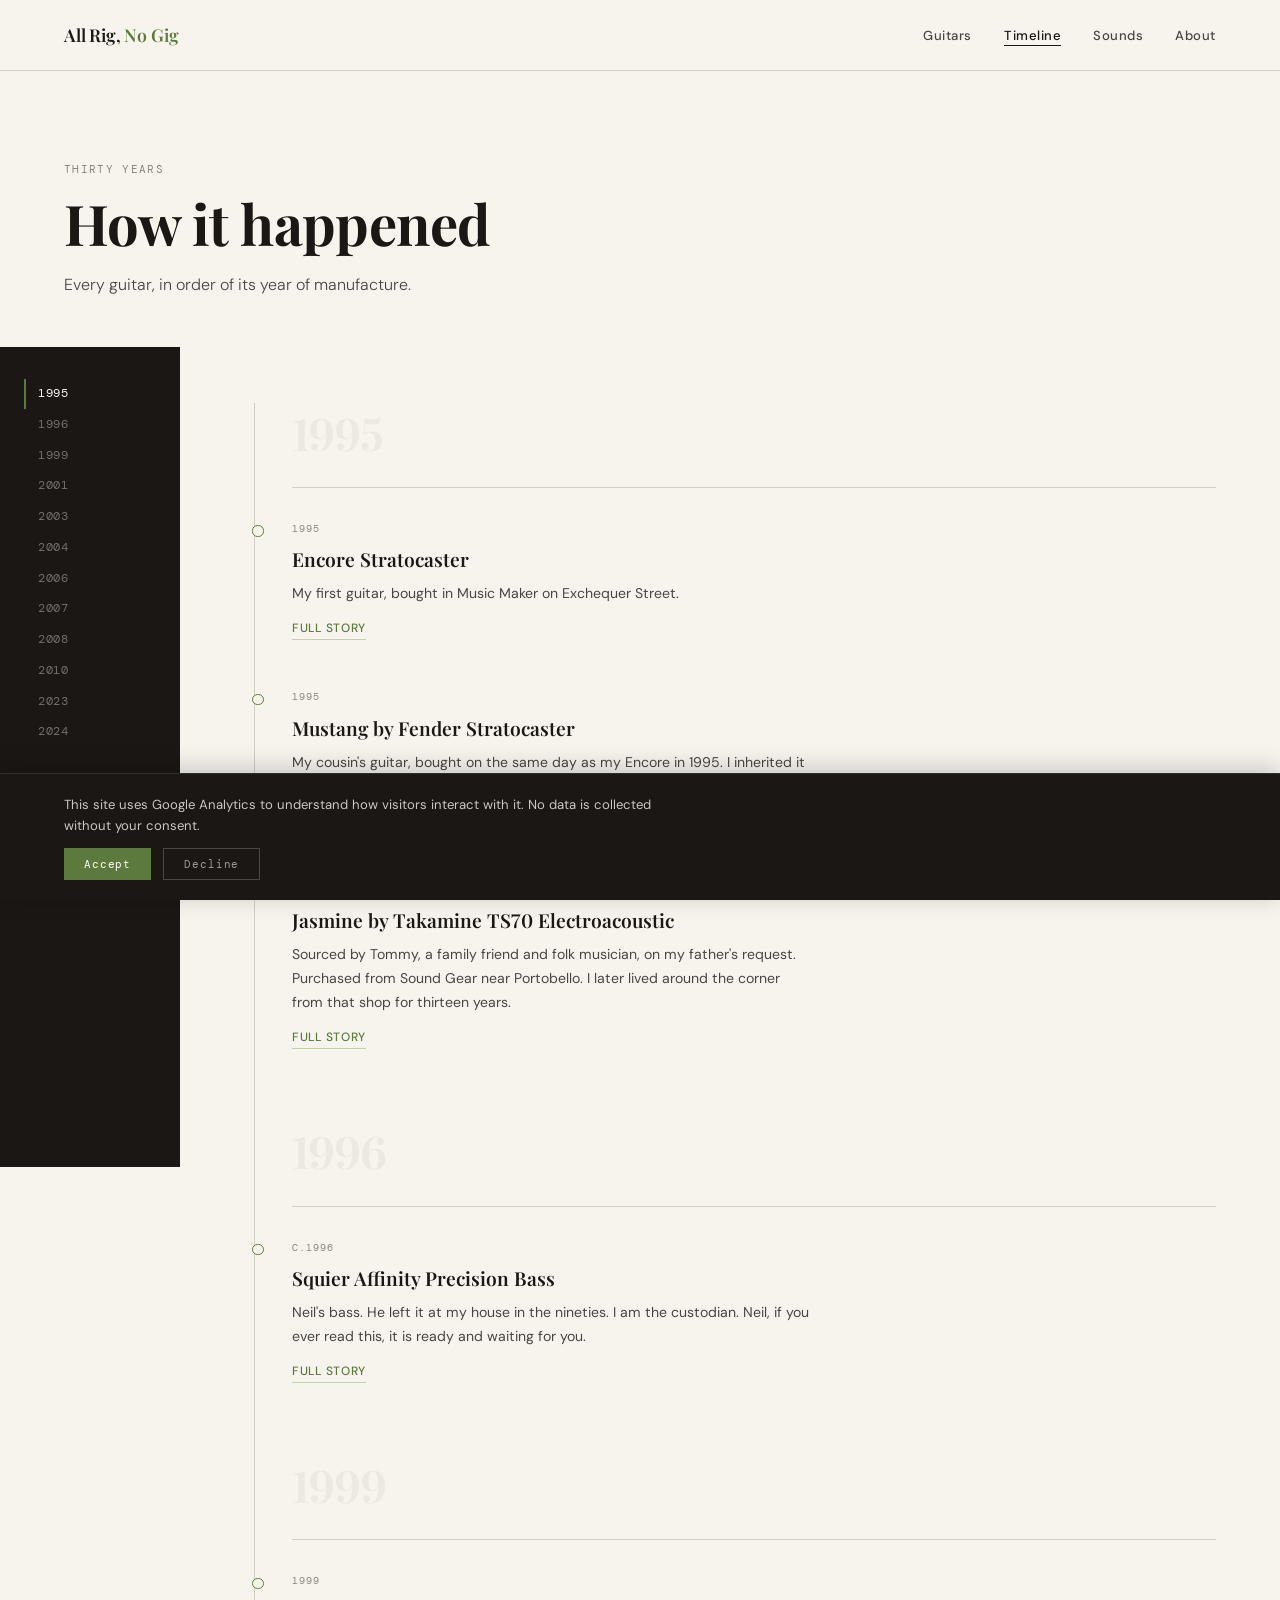
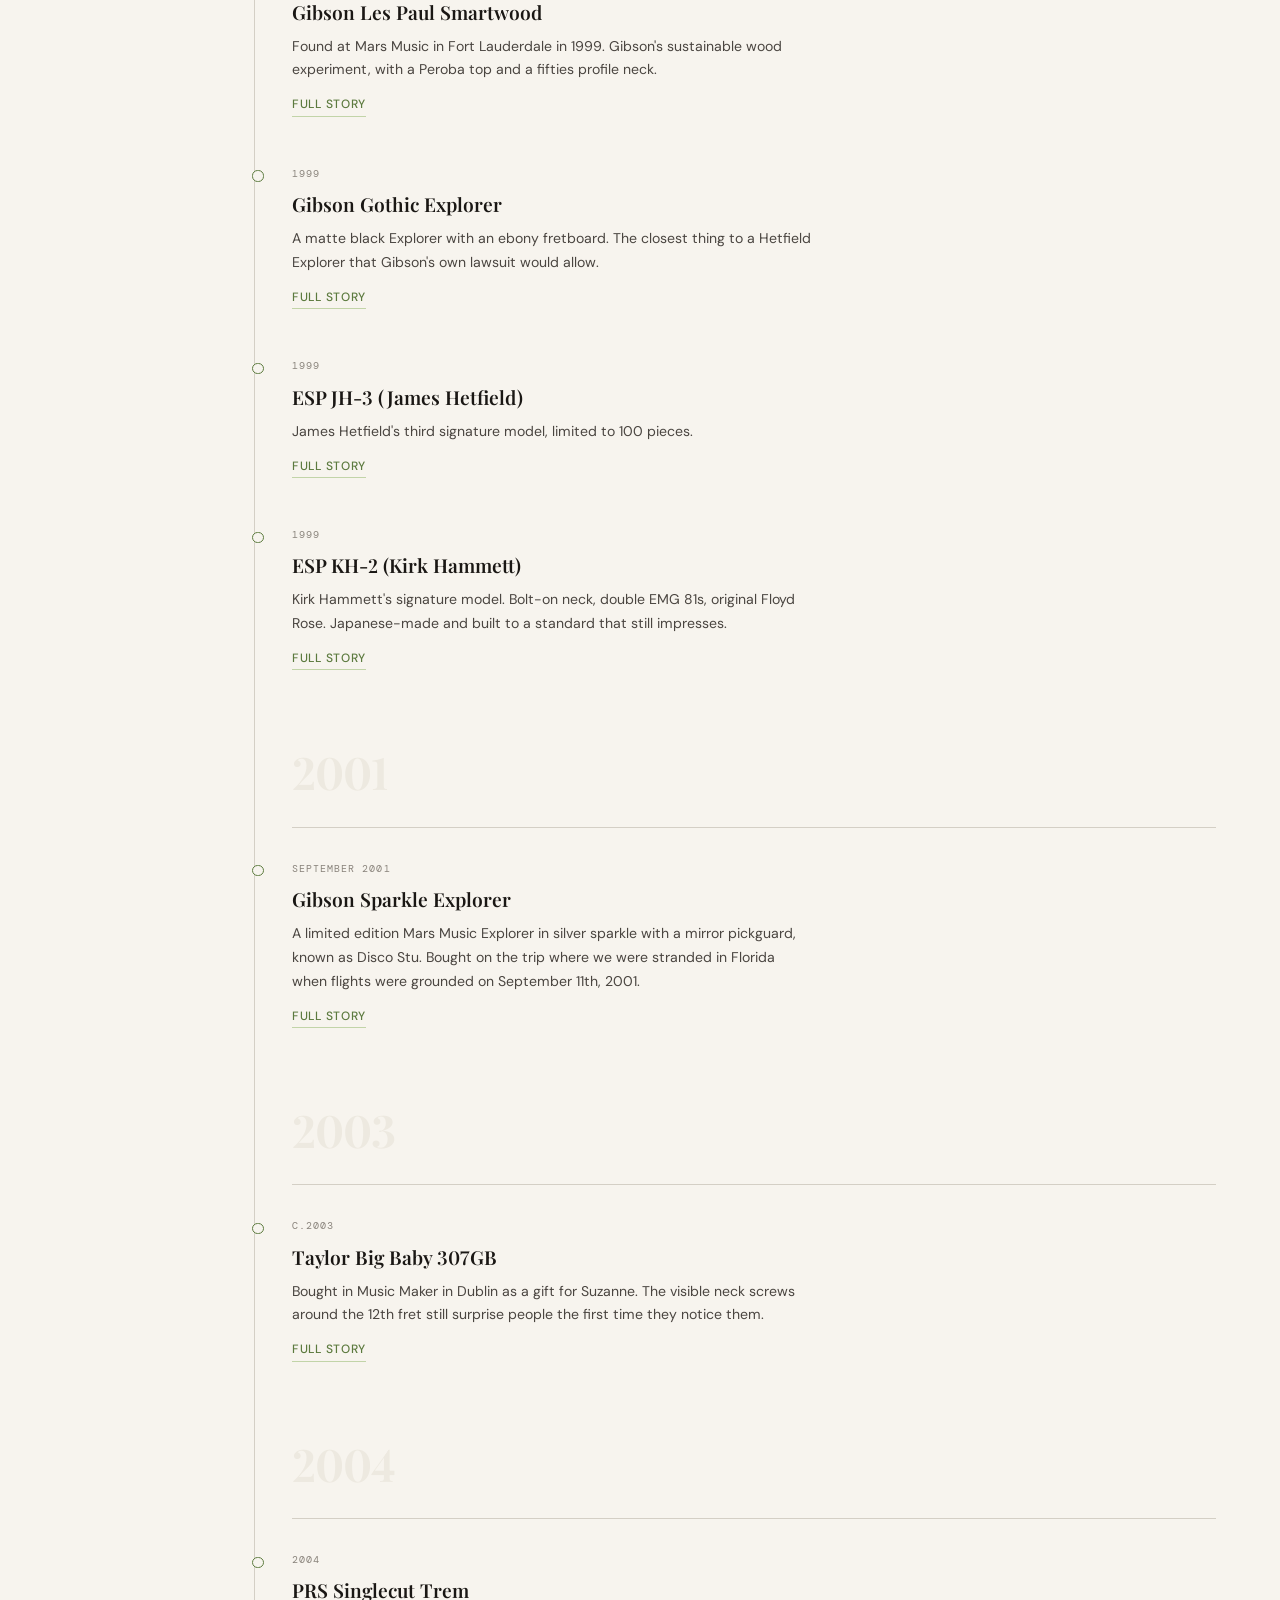
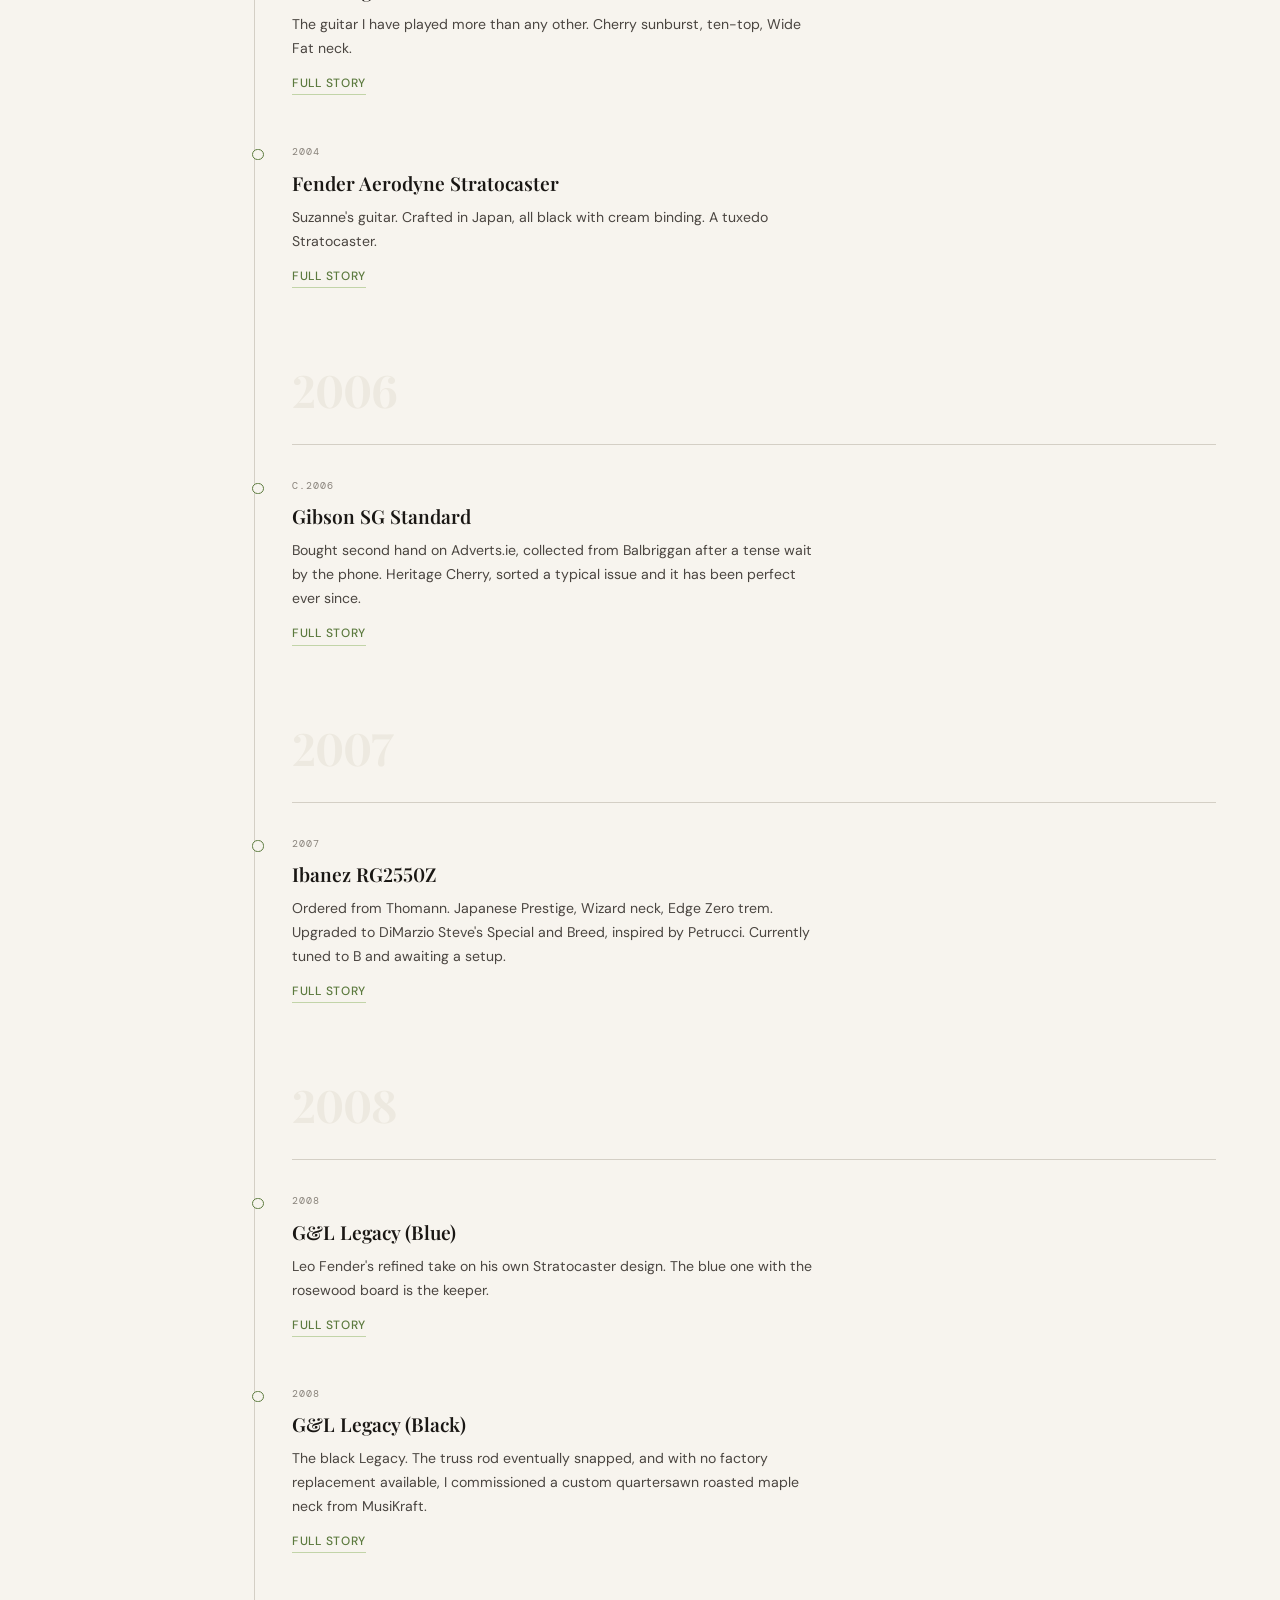
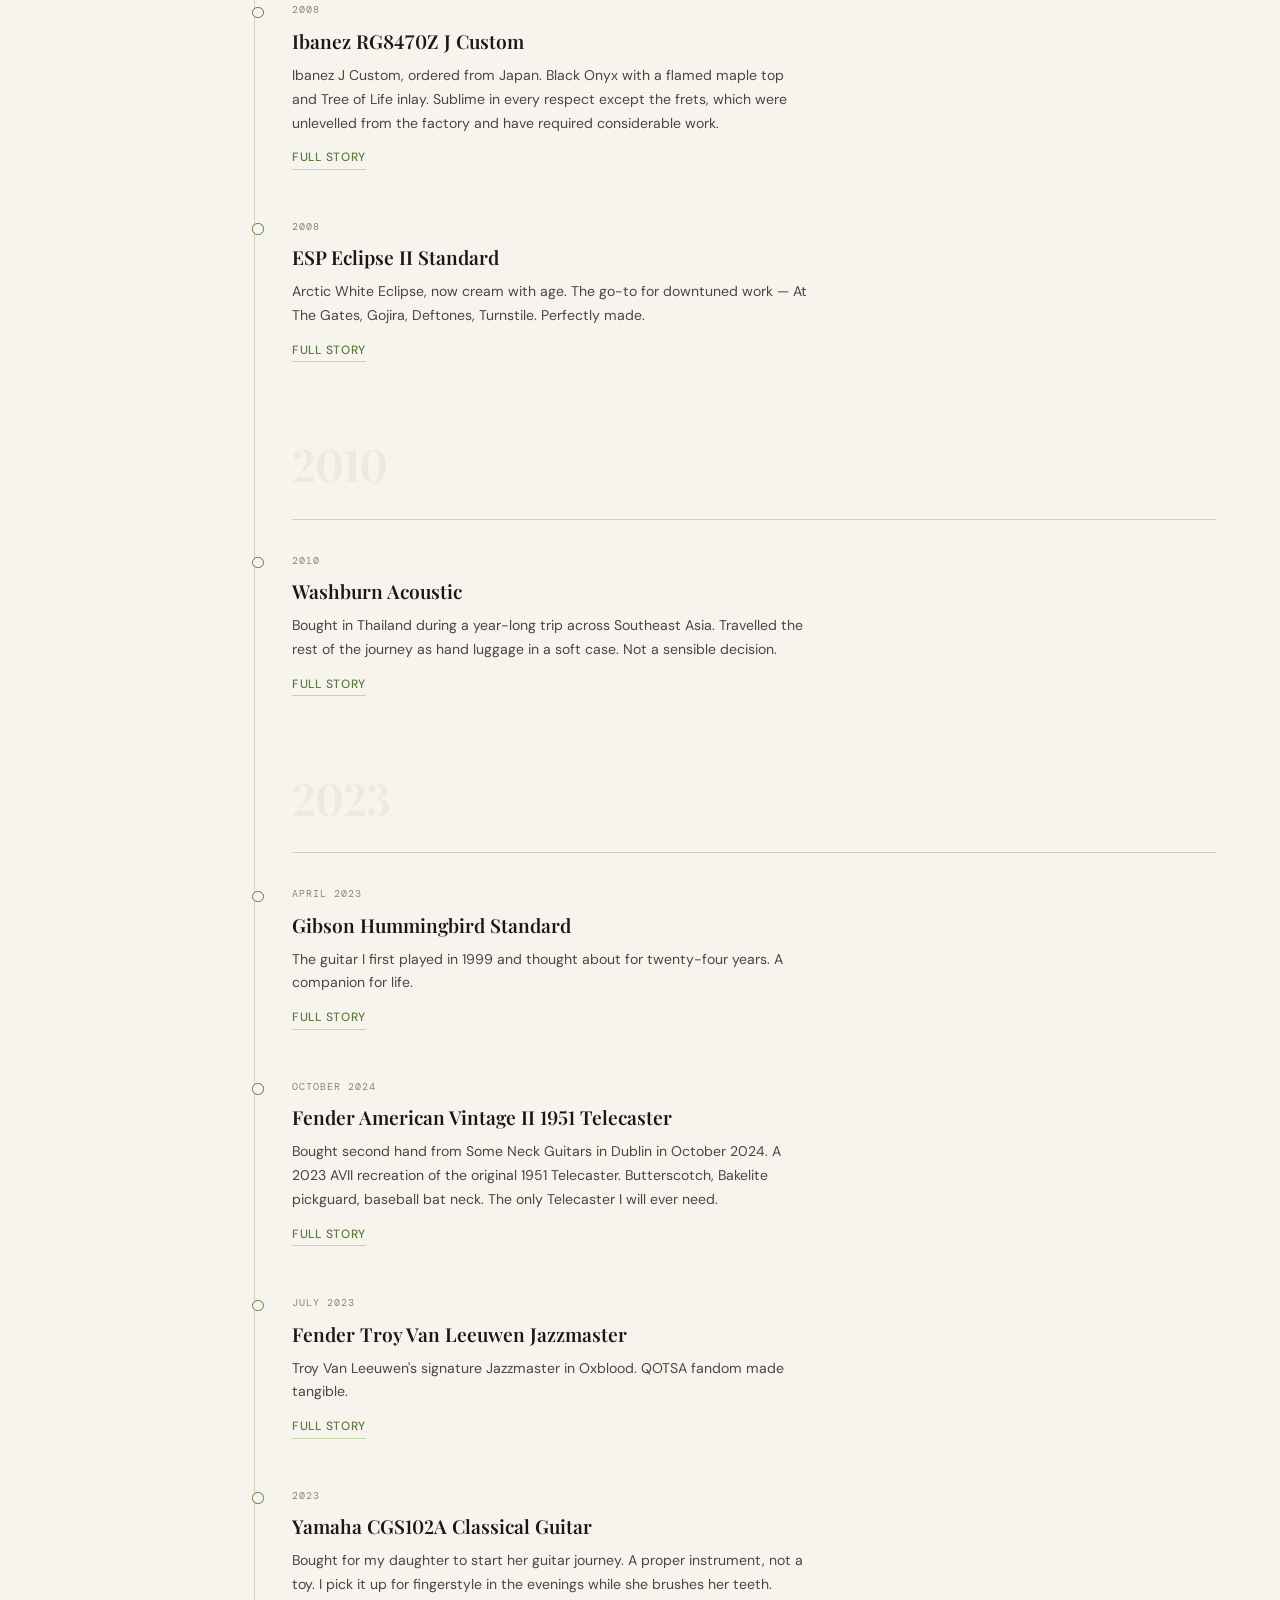
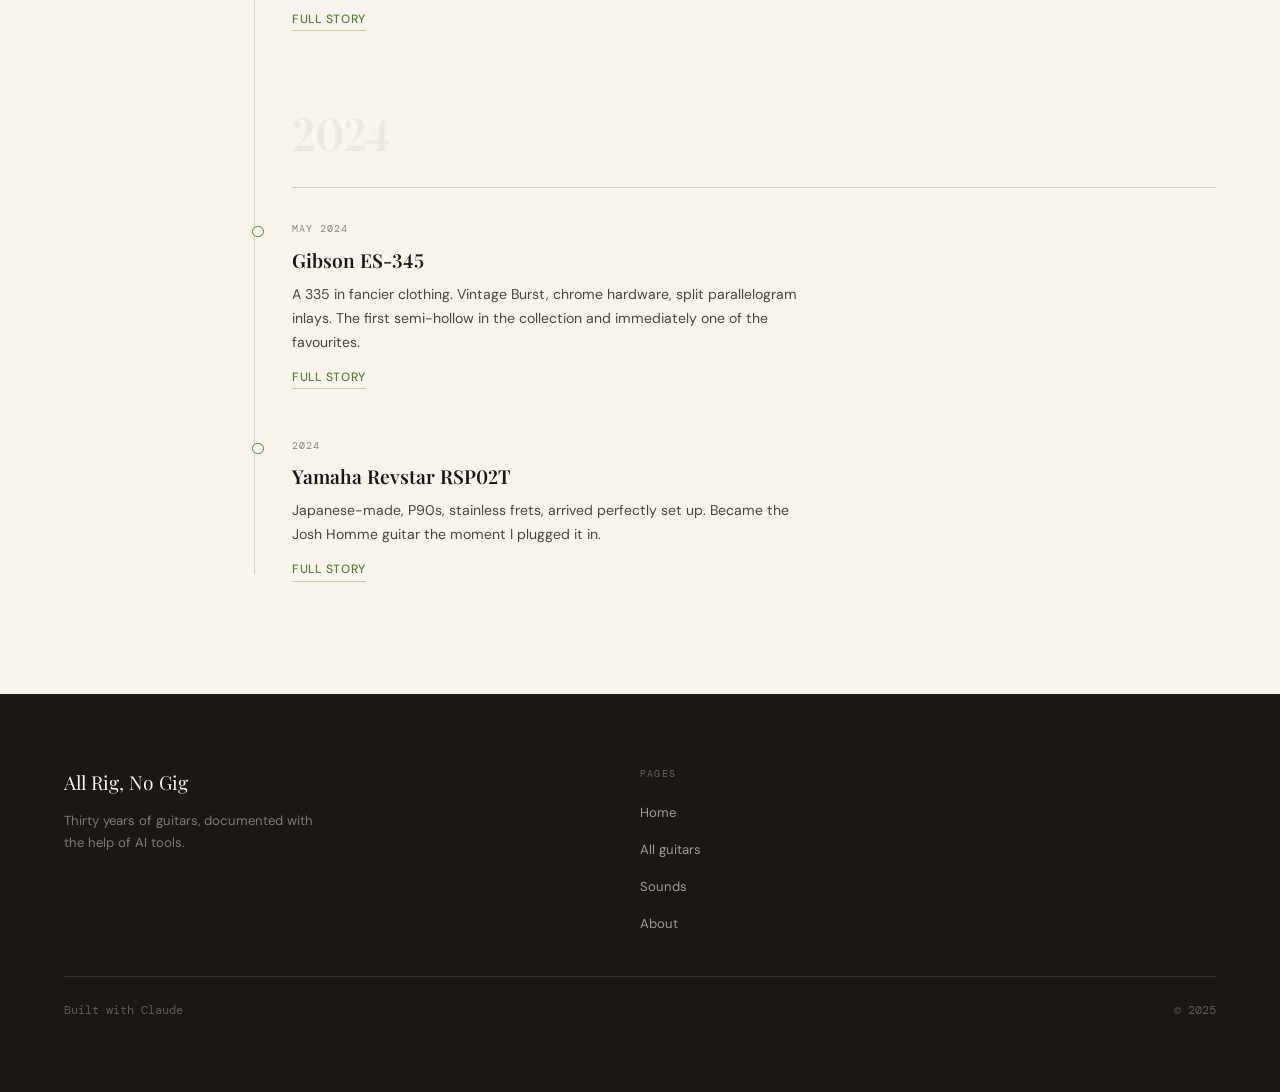
<file: timeline.html>
<!DOCTYPE html>
<html lang="en">
<head>
  <meta charset="UTF-8">
  <meta name="viewport" content="width=device-width, initial-scale=1.0">
  <title>Timeline — All Rig, No Gig</title>
  <link rel="stylesheet" href="css/style.css">
  <script src="js/consent.js"></script>
  <style>
    .timeline-page { padding-top: 5rem; }
    .timeline-intro { padding: clamp(3rem,7vw,5rem) clamp(1.5rem,5vw,4rem) clamp(2rem,4vw,3rem); max-width: 56ch; }
    .timeline-intro h1 { font-size: clamp(2rem,5vw,3.5rem); margin-bottom: 1rem; }
    .timeline-intro p { color: var(--ink-soft); font-size: 1rem; font-weight: 300; }
    .timeline-wrap { display: grid; grid-template-columns: 180px 1fr; }
    .timeline-years { background: var(--ink); position: sticky; top: 5rem; height: calc(100vh - 5rem); overflow-y: auto; padding: 2rem 1.5rem; }
    .timeline-year-link { display: block; font-family: var(--font-mono); font-size: 0.72rem; letter-spacing: 0.06em; color: rgba(247,244,238,0.4); text-decoration: none; padding: 0.35rem 0 0.35rem 0.75rem; border-left: 2px solid transparent; transition: color 0.2s, border-color 0.2s; }
    .timeline-year-link:hover, .timeline-year-link.active { color: var(--paper); border-color: var(--accent); }
    .timeline-content { padding: 3rem clamp(2rem,5vw,4rem); }
    .year-group { margin-bottom: 4rem; }
    .year-heading { font-family: var(--font-display); font-size: 2.8rem; font-weight: 700; color: var(--paper-warm); margin-bottom: 2rem; padding-bottom: 1rem; border-bottom: 1px solid var(--rule); letter-spacing: -0.02em; }
    .timeline-link { display: inline-block; margin-top: 0.75rem; font-size: 0.75rem; font-weight: 500; letter-spacing: 0.06em; text-transform: uppercase; text-decoration: none; color: var(--accent); border-bottom: 1px solid var(--accent-lt); padding-bottom: 1px; }
    @media (max-width: 768px) { .timeline-wrap { grid-template-columns: 1fr; } .timeline-years { display: none; } }
  </style>
</head>
<body>
  <nav class="site-nav">
    <a href="index.html" class="nav-wordmark">All Rig,<span>&nbsp;No Gig</span></a>
    <ul class="nav-links">
      <li><a href="collection.html">Guitars</a></li>
      <li><a href="timeline.html">Timeline</a></li>
      <li><a href="sounds.html">Sounds</a></li>
      <li><a href="about.html">About</a></li>
    </ul>
  </nav>

  <div class="timeline-page">
    <div class="timeline-intro">
      <div class="label" style="margin-bottom:0.75rem">Thirty years</div>
      <h1>How it happened</h1>
      <p>Every guitar, in order of its year of manufacture.</p>
    </div>
    <div class="timeline-wrap">
      <div class="timeline-years" id="year-nav"></div>
      <div class="timeline-content">
        <div class="timeline" id="timeline-list"></div>
      </div>
    </div>
  </div>

  <footer class="site-footer">
    <div class="footer-inner">
      <div>
        <div class="footer-brand-name">All Rig, No Gig</div>
        <p class="footer-blurb">Thirty years of guitars, documented with the help of AI tools.</p>
      </div>
      <div>
        <div class="footer-col-title">Pages</div>
        <ul class="footer-links">
          <li><a href="index.html">Home</a></li>
          <li><a href="collection.html">All guitars</a></li>
          <li><a href="sounds.html">Sounds</a></li>
          <li><a href="about.html">About</a></li>
        </ul>
      </div>
      <div></div>
    </div>
    <div class="footer-bottom"><span>Built with Claude</span><span>© 2025</span></div>
  </footer>

  <script src="js/guitars.js"></script>
  <script src="js/main.js"></script>
  <script src="js/timeline.js"></script>
</body>
</html>
</file>
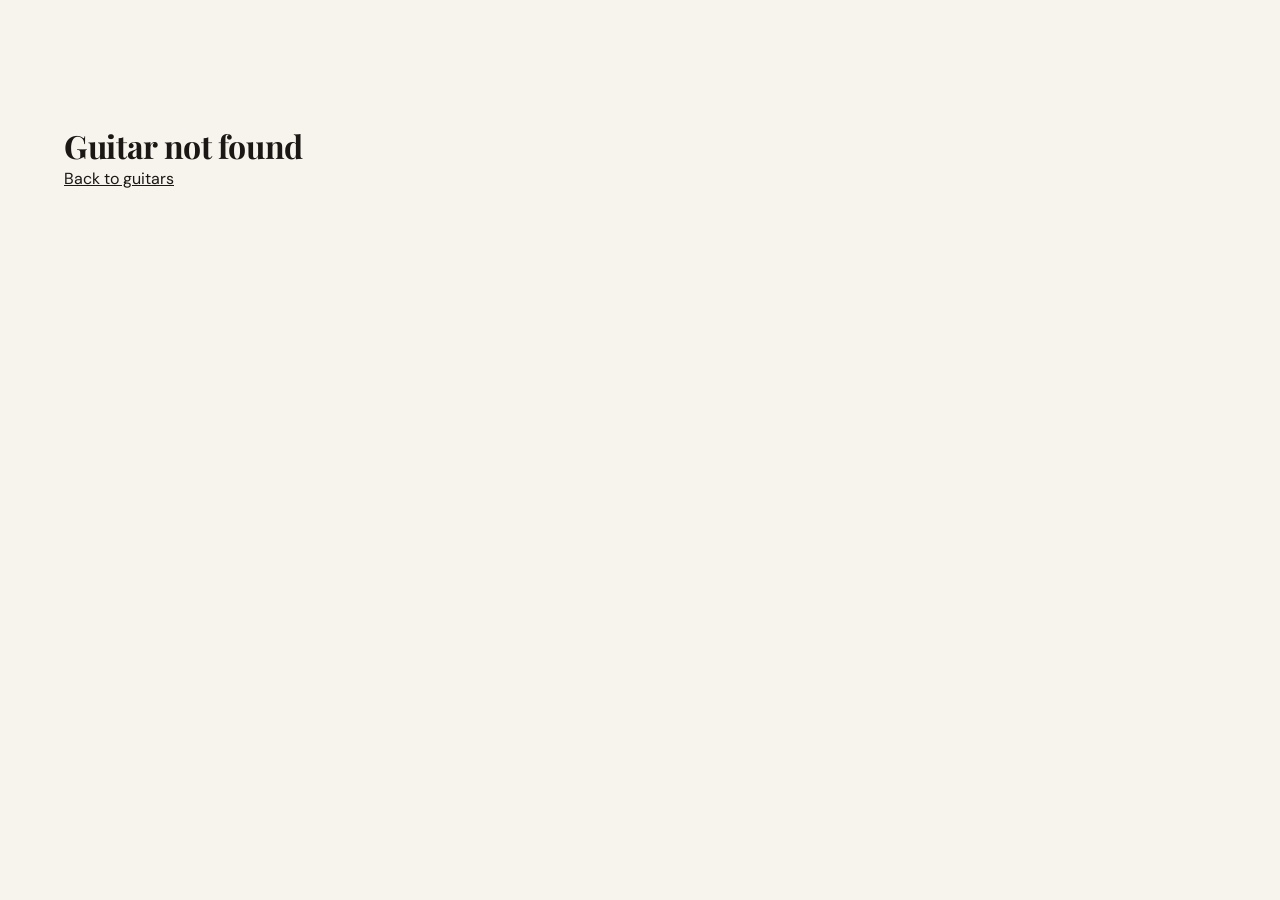
<file: pages/guitar.html>
<!DOCTYPE html>
<html lang="en">
<head>
  <meta charset="UTF-8">
  <meta name="viewport" content="width=device-width, initial-scale=1.0">
  <title>Guitar — All Rig, No Gig</title>
  <link rel="stylesheet" href="../css/style.css">
  <script src="../js/consent.js"></script>
  <style>
    .video-tabs {
      display: flex;
      flex-wrap: wrap;
      gap: 0.4rem;
      margin-bottom: 1rem;
    }
    .video-tab {
      font-family: var(--font-mono);
      font-size: 0.65rem;
      letter-spacing: 0.06em;
      padding: 0.35rem 0.8rem;
      background: transparent;
      border: 1px solid rgba(255,255,255,0.15);
      color: rgba(247,244,238,0.5);
      cursor: pointer;
      transition: all 0.2s;
      text-align: left;
    }
    .video-tab:hover { border-color: rgba(255,255,255,0.4); color: var(--paper); }
    .video-tab.active { background: var(--accent); border-color: var(--accent); color: var(--paper); }
  </style>
</head>
<body>

  <nav class="site-nav">
    <a href="../index.html" class="nav-wordmark">All Rig,<span>&nbsp;No Gig</span></a>
    <ul class="nav-links">
      <li><a href="../collection.html">Guitars</a></li>
      <li><a href="../timeline.html">Timeline</a></li>
      <li><a href="../sounds.html">Sounds</a></li>
      <li><a href="../about.html">About</a></li>
    </ul>
  </nav>

  <div id="guitar-hero" class="guitar-hero">
    <div class="guitar-hero-gallery" id="hero-gallery">
      <span id="hero-emoji"></span>
    </div>
    <div class="guitar-hero-info">
      <div class="guitar-breadcrumb">
        <a href="../collection.html">← All guitars</a>
        <span>·</span>
        <span id="breadcrumb-make"></span>
      </div>
      <div class="guitar-make-label" id="detail-make"></div>
      <h1 class="guitar-detail-title" id="detail-title"></h1>
      <div class="guitar-detail-specs" id="detail-specs"></div>
    </div>
  </div>

  <div class="guitar-story-section" id="story-section">
    <h2 class="guitar-story-header">The story</h2>
    <div class="guitar-story" id="guitar-story"></div>
  </div>

  <div class="video-section" id="video-section">
    <div style="margin-bottom:2rem;">
      <div class="label" style="color:var(--gold);">Hear it</div>
      <h2>Sounds &amp; video</h2>
    </div>
    <div id="video-container"></div>
  </div>

  <div class="prev-next" id="prev-next"></div>

  <footer class="site-footer">
    <div class="footer-inner">
      <div>
        <div class="footer-brand-name">All Rig, No Gig</div>
        <p class="footer-blurb">Thirty years of guitars, documented with the help of AI tools.</p>
      </div>
      <div>
        <div class="footer-col-title">Pages</div>
        <ul class="footer-links">
          <li><a href="../index.html">Home</a></li>
          <li><a href="../collection.html">All guitars</a></li>
          <li><a href="../timeline.html">Timeline</a></li>
          <li><a href="../about.html">About</a></li>
        </ul>
      </div>
      <div></div>
    </div>
    <div class="footer-bottom"><span>Built with Claude · Dublin, Ireland</span><span>© 2025</span></div>
  </footer>

  <script src="../js/guitars.js"></script>
  <script src="../js/main.js"></script>
  <script src="../js/guitar.js"></script>
</body>
</html>
</file>
<file: css/style.css>
@import url('https://fonts.googleapis.com/css2?family=Playfair+Display:ital,wght@0,400;0,600;0,700;1,400;1,600&family=DM+Sans:ital,wght@0,300;0,400;0,500;1,300&family=DM+Mono:wght@400;500&display=swap');

/* ─── Design Tokens ─────────────────────────────────────────── */
:root {
  --ink:       #1a1714;
  --ink-soft:  #4a4540;
  --ink-muted: #8a847c;
  --paper:     #f7f4ee;
  --paper-warm:#ede9e0;
  --cream:     #faf8f3;
  --rule:      #d4cfc5;
  --accent:    #5c7a3e;
  --accent-lt: #c2d4a8;
  --gold:      #c9a55a;

  --font-display: 'Playfair Display', Georgia, serif;
  --font-body:    'DM Sans', sans-serif;
  --font-mono:    'DM Mono', monospace;

  --measure: 68ch;
  --gap: clamp(1rem, 3vw, 2rem);
  --section: clamp(3rem, 8vw, 6rem);

  --ease-out: cubic-bezier(0.16, 1, 0.3, 1);
}

/* ─── Reset ──────────────────────────────────────────────────── */
*, *::before, *::after { box-sizing: border-box; margin: 0; padding: 0; }
html { scroll-behavior: smooth; font-size: 16px; }

body {
  font-family: var(--font-body);
  background: var(--paper);
  color: var(--ink);
  line-height: 1.7;
  -webkit-font-smoothing: antialiased;
  font-variant-numeric: lining-nums;
}

img { display: block; max-width: 100%; height: auto; }
a { color: inherit; }

/* ─── Typography ─────────────────────────────────────────────── */
h1, h2, h3, h4 {
  font-family: var(--font-display);
  line-height: 1.15;
  letter-spacing: -0.01em;
}

.label {
  font-family: var(--font-mono);
  font-size: 0.7rem;
  letter-spacing: 0.12em;
  text-transform: uppercase;
  color: var(--ink-muted);
}

/* ─── Navigation ─────────────────────────────────────────────── */
.site-nav {
  position: fixed;
  top: 0; left: 0; right: 0;
  z-index: 100;
  display: flex;
  align-items: center;
  justify-content: space-between;
  padding: 1.25rem clamp(1.5rem, 5vw, 4rem);
  background: var(--paper);
  border-bottom: 1px solid var(--rule);
  transition: box-shadow 0.3s;
}

.site-nav.scrolled { box-shadow: 0 2px 24px rgba(26,23,20,0.08); }

.nav-wordmark {
  font-family: var(--font-display);
  font-size: 1.1rem;
  font-weight: 600;
  letter-spacing: -0.01em;
  text-decoration: none;
}

.nav-wordmark span { color: var(--accent); }

.nav-links {
  display: flex;
  align-items: center;
  gap: 2rem;
  list-style: none;
}

.nav-links a {
  font-size: 0.82rem;
  font-weight: 500;
  letter-spacing: 0.04em;
  text-decoration: none;
  color: var(--ink-soft);
  transition: color 0.2s;
}

.nav-links a:hover { color: var(--accent); }
.nav-links a.active { color: var(--ink); border-bottom: 1.5px solid var(--ink); padding-bottom: 1px; }

/* ─── Hero ───────────────────────────────────────────────────── */
.hero {
  padding-top: 5rem;
  min-height: 100svh;
  display: grid;
  grid-template-columns: 1fr 1fr;
  overflow: hidden;
}

.hero-text {
  padding: clamp(3rem, 8vw, 6rem) clamp(1.5rem, 5vw, 4rem);
  display: flex;
  flex-direction: column;
  justify-content: center;
  gap: 1.5rem;
}

.hero-eyebrow { display: flex; align-items: center; gap: 0.75rem; }
.hero-eyebrow::before { content: ''; display: block; width: 2rem; height: 1px; background: var(--accent); }

.hero-title {
  font-size: clamp(3rem, 6vw, 5.5rem);
  font-weight: 700;
  line-height: 1.0;
  letter-spacing: -0.03em;
}

.hero-title em { font-style: italic; color: var(--accent); }

.hero-sub {
  font-size: 1.05rem;
  color: var(--ink-soft);
  max-width: 42ch;
  font-weight: 300;
  line-height: 1.7;
}

.hero-stats {
  display: flex;
  gap: 2rem;
  padding-top: 1rem;
  border-top: 1px solid var(--rule);
  margin-top: 0.5rem;
}

.hero-stat-num { font-family: var(--font-display); font-size: 2rem; font-weight: 600; line-height: 1; }
.hero-stat-label { font-size: 0.75rem; color: var(--ink-muted); margin-top: 0.25rem; }

.hero-cta {
  display: inline-flex;
  align-items: center;
  gap: 0.6rem;
  padding: 0.85rem 1.75rem;
  background: var(--ink);
  color: var(--paper);
  font-size: 0.82rem;
  font-weight: 500;
  letter-spacing: 0.05em;
  text-transform: uppercase;
  text-decoration: none;
  transition: background 0.2s, gap 0.2s;
  align-self: flex-start;
}

.hero-cta:hover { background: var(--accent); gap: 1rem; }

.hero-image { background: var(--ink); position: relative; overflow: hidden; }
.hero-image img { width: 100%; height: 100%; object-fit: cover; display: block; position: absolute; top: 0; left: 0; }
.hero-image-placeholder {
  width: 100%; height: 100%; min-height: 60vh;
  background: linear-gradient(160deg, #2a2420 0%, #1a1714 60%);
  display: flex; align-items: center; justify-content: center;
}
.hero-guitar-silhouette { opacity: 0.12; font-size: 18rem; line-height: 1; user-select: none; }

.hero-image-caption {
  position: absolute; bottom: 1.5rem; left: 1.5rem; right: 1.5rem;
  background: rgba(26,23,20,0.6); backdrop-filter: blur(8px);
  padding: 0.75rem 1rem;
}
.hero-image-caption p { font-size: 0.78rem; color: rgba(247,244,238,0.75); }
.hero-image-caption strong { color: var(--paper); font-weight: 500; }

/* ─── Marquee ────────────────────────────────────────────────── */
.marquee-strip { overflow: hidden; background: var(--ink); padding: 0.8rem 0; border-top: 1px solid #333; border-bottom: 1px solid #333; }
.marquee-inner { display: flex; animation: marquee 35s linear infinite; width: max-content; }
.marquee-inner span { font-family: var(--font-mono); font-size: 0.7rem; letter-spacing: 0.1em; color: rgba(247,244,238,0.4); padding: 0 2rem; white-space: nowrap; }
.marquee-inner span.accent { color: var(--accent); }
@keyframes marquee { from { transform: translateX(0); } to { transform: translateX(-50%); } }

/* ─── Section scaffolding ────────────────────────────────────── */
.section { padding: var(--section) clamp(1.5rem, 5vw, 4rem); }

.section-header {
  display: flex; align-items: flex-end; justify-content: space-between;
  margin-bottom: clamp(2rem, 5vw, 3.5rem);
  padding-bottom: 1.25rem; border-bottom: 1px solid var(--rule); gap: 1rem;
}

.section-title { font-size: clamp(1.8rem, 4vw, 2.8rem); font-weight: 600; }
.section-count { font-family: var(--font-mono); font-size: 0.75rem; color: var(--ink-muted); padding-bottom: 0.25rem; }

.view-all {
  font-size: 0.78rem; font-weight: 500; letter-spacing: 0.06em; text-transform: uppercase;
  text-decoration: none; color: var(--ink-soft); border-bottom: 1px solid var(--rule);
  padding-bottom: 2px; transition: color 0.2s, border-color 0.2s; white-space: nowrap;
}
.view-all:hover { color: var(--accent); border-color: var(--accent); }

/* ─── Collection Grid ────────────────────────────────────────── */
.collection-grid {
  display: grid;
  grid-template-columns: repeat(auto-fill, minmax(260px, 1fr));
  gap: 1px; background: var(--rule); border: 1px solid var(--rule);
}

#recent-grid {
  grid-template-columns: repeat(4, 1fr);
}

.guitar-card { background: var(--paper); text-decoration: none; display: block; position: relative; overflow: hidden; transition: background 0.2s; }
.guitar-card:hover { background: var(--cream); }

.guitar-card-image { aspect-ratio: 4/3; background: var(--paper-warm); overflow: hidden; position: relative; }
.guitar-card-image-placeholder {
  width: 100%; height: 100%; display: flex; align-items: center; justify-content: center;
  font-size: 5rem; opacity: 0.2; transition: transform 0.5s var(--ease-out), opacity 0.3s;
}
.guitar-card:hover .guitar-card-image-placeholder { transform: scale(1.04); opacity: 0.28; }

.guitar-card-number {
  position: absolute; top: 0.75rem; left: 0.75rem;
  font-family: var(--font-mono); font-size: 0.65rem; letter-spacing: 0.08em;
  background: var(--ink); color: var(--paper); padding: 0.2rem 0.5rem;
}

.guitar-card-body { padding: 1rem 1.25rem 1.25rem; border-top: 1px solid var(--rule); }
.guitar-card-make { font-family: var(--font-mono); font-size: 0.65rem; letter-spacing: 0.1em; text-transform: uppercase; color: var(--accent); margin-bottom: 0.3rem; }
.guitar-card-name { font-family: var(--font-display); font-size: 1.1rem; font-weight: 600; line-height: 1.2; margin-bottom: 0.5rem; }
.guitar-card-meta { display: flex; justify-content: space-between; font-size: 0.72rem; color: var(--ink-muted); font-family: var(--font-mono); }

/* ─── Featured Guitar ────────────────────────────────────────── */
.featured { background: var(--ink); color: var(--paper); }
.featured-inner { display: grid; grid-template-columns: 1fr 1fr; gap: 0; min-height: 70vh; }
.featured-image { position: relative; overflow: hidden; background: #141210; }

.featured-content {
  padding: clamp(2rem, 6vw, 5rem); display: flex; flex-direction: column;
  justify-content: center; gap: 1.5rem; border-left: 1px solid rgba(255,255,255,0.08);
}

.featured-label { font-family: var(--font-mono); font-size: 0.65rem; letter-spacing: 0.14em; text-transform: uppercase; color: var(--gold); display: flex; align-items: center; gap: 0.75rem; }
.featured-label::before { content: ''; display: block; width: 1.5rem; height: 1px; background: var(--gold); }

.featured-title { font-size: clamp(2rem, 5vw, 3.5rem); font-weight: 700; line-height: 1.05; letter-spacing: -0.02em; }
.featured-excerpt { font-size: 1rem; color: rgba(247,244,238,0.65); font-weight: 300; max-width: 44ch; line-height: 1.75; }

.featured-specs { display: grid; grid-template-columns: 1fr 1fr; gap: 1rem; padding: 1.25rem 0; border-top: 1px solid rgba(255,255,255,0.1); border-bottom: 1px solid rgba(255,255,255,0.1); }
.spec-label { font-family: var(--font-mono); font-size: 0.62rem; letter-spacing: 0.1em; text-transform: uppercase; color: rgba(247,244,238,0.35); margin-bottom: 0.25rem; }
.spec-value { font-size: 0.9rem; }

.featured-link {
  display: inline-flex; align-items: center; gap: 0.5rem;
  font-size: 0.78rem; font-weight: 500; letter-spacing: 0.06em; text-transform: uppercase;
  text-decoration: none; color: var(--paper); border-bottom: 1px solid rgba(255,255,255,0.25);
  padding-bottom: 2px; align-self: flex-start; transition: border-color 0.2s, color 0.2s, gap 0.2s;
}
.featured-link:hover { border-color: var(--gold); color: var(--gold); gap: 0.85rem; }

/* ─── Guitar Detail Page ─────────────────────────────────────── */
.guitar-hero { padding-top: 5rem; display: grid; grid-template-columns: 1fr 1fr; align-items: start; }

.guitar-hero-gallery {
  background: var(--paper-warm); display: flex; align-items: flex-start;
  justify-content: center; font-size: 14rem; opacity: 0.2; position: relative; overflow: hidden;
  position: sticky; top: 5rem;
}

.guitar-hero-gallery img#main-photo {
  width: 100%;
  height: auto;
  object-fit: contain;
  display: block;
  max-height: calc(100vh - 5rem);
}

.guitar-hero-info {
  padding: clamp(2rem, 6vw, 5rem); display: flex; flex-direction: column;
  justify-content: center; gap: 1.5rem; overflow-y: auto;
}

.guitar-breadcrumb { font-family: var(--font-mono); font-size: 0.68rem; letter-spacing: 0.08em; color: var(--ink-muted); display: flex; gap: 0.5rem; }
.guitar-breadcrumb a { text-decoration: none; }
.guitar-breadcrumb a:hover { color: var(--accent); }

.guitar-make-label { font-family: var(--font-mono); font-size: 0.65rem; letter-spacing: 0.14em; text-transform: uppercase; color: var(--accent); }
.guitar-detail-title { font-size: clamp(2rem, 5vw, 3.2rem); font-weight: 700; line-height: 1.05; letter-spacing: -0.02em; }

.guitar-detail-specs { display: grid; grid-template-columns: 1fr 1fr; gap: 0.5rem 1.5rem; padding: 1.25rem 0; border-top: 1px solid var(--rule); border-bottom: 1px solid var(--rule); }
.detail-spec-item { padding: 0.5rem 0; }
.detail-spec-label { font-family: var(--font-mono); font-size: 0.6rem; letter-spacing: 0.1em; text-transform: uppercase; color: var(--ink-muted); margin-bottom: 0.2rem; }
.detail-spec-value { font-size: 0.88rem; font-weight: 500; }

.guitar-story-section { max-width: 66ch; padding: var(--section) clamp(1.5rem, 5vw, 4rem); }
.guitar-story-header { font-family: var(--font-display); font-size: 1.6rem; font-weight: 600; font-style: italic; margin-bottom: 1.25rem; }
.guitar-story p { font-size: 1rem; color: var(--ink-soft); line-height: 1.9; margin-bottom: 1.1rem; }
.guitar-story p:first-of-type::first-letter {
  font-family: var(--font-display); font-size: 3.8rem; font-weight: 700; line-height: 0.8;
  float: left; margin: 0.1em 0.12em 0 0; color: var(--accent);
}

/* ─── Video / Audio ──────────────────────────────────────────── */
.video-section { background: var(--ink); padding: var(--section) clamp(1.5rem, 5vw, 4rem); color: var(--paper); }
.video-section h2 { font-size: 1.6rem; color: var(--paper); margin-top: 0.5rem; }
.video-grid { display: grid; grid-template-columns: 2fr 1fr; gap: 2rem; align-items: start; max-width: 1100px; }

.video-embed { position: relative; padding-bottom: 56.25%; height: 0; overflow: hidden; background: var(--ink); }
.video-embed iframe { position: absolute; top: 0; left: 0; width: 100%; height: 100%; border: 0; }

.audio-samples { display: flex; flex-direction: column; gap: 0.5rem; margin-top: 1.5rem; }
.audio-sample { display: flex; align-items: center; gap: 1rem; padding: 0.75rem 1rem; background: var(--paper-warm); border: 1px solid var(--rule); cursor: pointer; transition: background 0.2s; }
.audio-sample:hover { background: var(--cream); }
.audio-play-btn { width: 32px; height: 32px; background: var(--ink); color: var(--paper); border: none; cursor: pointer; display: flex; align-items: center; justify-content: center; font-size: 0.7rem; flex-shrink: 0; transition: background 0.2s; }
.audio-play-btn:hover { background: var(--accent); }
.audio-sample-name { font-size: 0.85rem; font-weight: 500; flex: 1; }
.audio-sample-duration { font-family: var(--font-mono); font-size: 0.72rem; color: var(--ink-muted); }

/* ─── Timeline ───────────────────────────────────────────────── */
.timeline { position: relative; padding-left: 3rem; }
.timeline::before { content: ''; position: absolute; left: 0.65rem; top: 0.5rem; bottom: 0.5rem; width: 1px; background: var(--rule); }
.timeline-item { position: relative; padding-bottom: 3rem; }
.timeline-item:last-child { padding-bottom: 0; }
.timeline-dot { position: absolute; left: -2.48rem; top: 0.35rem; width: 0.7rem; height: 0.7rem; background: var(--paper); border: 1.5px solid var(--accent); border-radius: 50%; }
.timeline-date { font-family: var(--font-mono); font-size: 0.65rem; letter-spacing: 0.1em; color: var(--ink-muted); margin-bottom: 0.35rem; text-transform: uppercase; }
.timeline-guitar-name { font-family: var(--font-display); font-size: 1.2rem; font-weight: 600; margin-bottom: 0.4rem; }
.timeline-detail { font-size: 0.88rem; color: var(--ink-soft); max-width: 52ch; }

/* ─── Prev / Next ────────────────────────────────────────────── */
.prev-next { display: grid; grid-template-columns: 1fr 1fr; border-top: 1px solid var(--rule); }
.prev-next-item { padding: 2rem clamp(1.5rem, 5vw, 4rem); text-decoration: none; display: flex; flex-direction: column; gap: 0.4rem; transition: background 0.2s; }
.prev-next-item:hover { background: var(--paper-warm); }
.prev-next-item:last-child { border-left: 1px solid var(--rule); text-align: right; align-items: flex-end; }
.prev-next-dir { font-family: var(--font-mono); font-size: 0.65rem; letter-spacing: 0.1em; text-transform: uppercase; color: var(--ink-muted); }
.prev-next-name { font-family: var(--font-display); font-size: 1.1rem; font-weight: 600; }

/* ─── About ──────────────────────────────────────────────────── */
.about-grid { display: grid; grid-template-columns: 1fr 2fr; gap: clamp(2rem, 6vw, 5rem); align-items: start; }
.about-portrait { aspect-ratio: 3/4; background: var(--paper-warm); display: flex; align-items: center; justify-content: center; font-size: 6rem; opacity: 0.2; margin-bottom: 1.5rem; }
.about-body p { font-size: 1rem; color: var(--ink-soft); line-height: 1.85; max-width: var(--measure); margin-bottom: 1.25rem; }
.about-body p:first-of-type::first-letter { font-family: var(--font-display); font-size: 3.5rem; font-weight: 700; line-height: 0.8; float: left; margin: 0.1em 0.1em 0 0; color: var(--accent); }

.how-built { background: var(--paper-warm); border: 1px solid var(--rule); padding: 2.5rem; margin-top: 3rem; }
.how-built h3 { font-size: 1.2rem; margin-bottom: 1rem; }
.how-built p { font-size: 0.9rem; color: var(--ink-soft); line-height: 1.8; max-width: 54ch; margin-bottom: 0.75rem; }
.tool-stack { display: flex; flex-wrap: wrap; gap: 0.5rem; margin-top: 1.25rem; }
.tool-tag { font-family: var(--font-mono); font-size: 0.65rem; letter-spacing: 0.08em; padding: 0.3rem 0.7rem; border: 1px solid var(--rule); color: var(--ink-soft); }

/* ─── Filter bar ─────────────────────────────────────────────── */
.filter-bar { display: flex; gap: 0.5rem; flex-wrap: wrap; margin-bottom: 2rem; padding-bottom: 1.5rem; border-bottom: 1px solid var(--rule); }
.filter-btn { font-family: var(--font-mono); font-size: 0.68rem; letter-spacing: 0.08em; padding: 0.4rem 0.9rem; background: transparent; border: 1px solid var(--rule); cursor: pointer; color: var(--ink-soft); transition: all 0.2s; }
.filter-btn:hover, .filter-btn.active { background: var(--ink); border-color: var(--ink); color: var(--paper); }

/* ─── Footer ─────────────────────────────────────────────────── */
.site-footer { background: var(--ink); color: var(--paper); padding: clamp(2.5rem, 6vw, 4.5rem) clamp(1.5rem, 5vw, 4rem); }
.footer-inner { display: grid; grid-template-columns: 2fr 1fr 1fr; gap: 3rem; padding-bottom: 2.5rem; border-bottom: 1px solid rgba(255,255,255,0.1); margin-bottom: 1.5rem; }
.footer-brand-name { font-family: var(--font-display); font-size: 1.2rem; margin-bottom: 0.75rem; }
.footer-blurb { font-size: 0.82rem; color: rgba(247,244,238,0.45); max-width: 30ch; line-height: 1.7; }
.footer-col-title { font-family: var(--font-mono); font-size: 0.62rem; letter-spacing: 0.12em; text-transform: uppercase; color: rgba(247,244,238,0.35); margin-bottom: 1rem; }
.footer-links { list-style: none; display: flex; flex-direction: column; gap: 0.6rem; }
.footer-links a { font-size: 0.82rem; text-decoration: none; color: rgba(247,244,238,0.6); transition: color 0.2s; }
.footer-links a:hover { color: var(--paper); }
.footer-bottom { display: flex; justify-content: space-between; align-items: center; font-size: 0.72rem; color: rgba(247,244,238,0.3); font-family: var(--font-mono); }

/* ─── Animations ─────────────────────────────────────────────── */
.fade-up { opacity: 0; transform: translateY(20px); transition: opacity 0.7s var(--ease-out), transform 0.7s var(--ease-out); }
.fade-up.visible { opacity: 1; transform: translateY(0); }

/* ─── Responsive ─────────────────────────────────────────────── */
@media (max-width: 768px) {
  .hero { grid-template-columns: 1fr; }
  .hero-image { display: none; }
  .featured-inner { grid-template-columns: 1fr; }
  .featured-image { display: none; }
  .guitar-hero { grid-template-columns: 1fr; }
  .about-grid { grid-template-columns: 1fr; }
  .footer-inner { grid-template-columns: 1fr; gap: 2rem; }
  .video-grid { grid-template-columns: 1fr; }
  .nav-links { gap: 1rem; }
  .nav-wordmark { font-size: 0.95rem; }
  #recent-grid { grid-template-columns: repeat(2, 1fr); }
  .collection-grid { grid-template-columns: repeat(2, 1fr); }
}
</file>
